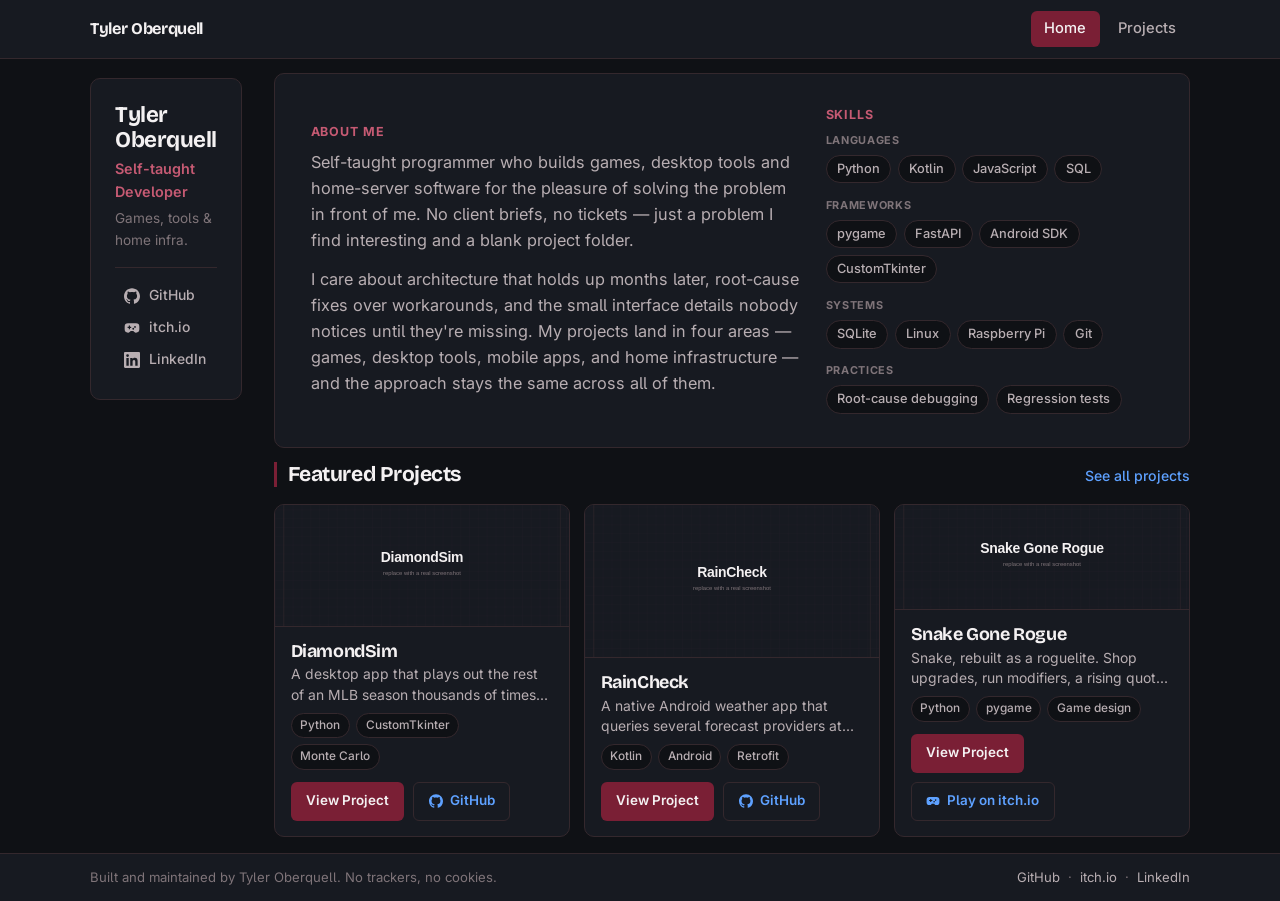
<file: index.html>
<!DOCTYPE html>
<!-- GENERATED by build.py — edits here are overwritten when you re-run it.
     Change content in config.json (identity/links/project blurbs) or in the
     CONTENT dict in build.py (per-project detail-page writing), then re-run. -->
<html lang="en">
<head>
<meta charset="utf-8">
<meta name="viewport" content="width=device-width, initial-scale=1">
<title>Tyler Oberquell — Projects</title>
<meta name="description" content="Personal software projects: a roguelite game engine, an MLB season simulator, a multi-source Android weather app and a self-hosted home server dashboard.">
<meta name="color-scheme" content="dark">
<meta name="theme-color" content="#0f1115">
<meta property="og:title" content="Tyler Oberquell — Projects">
<meta property="og:description" content="Personal software projects: a roguelite game engine, an MLB season simulator, a multi-source Android weather app and a self-hosted home server dashboard.">
<meta property="og:type" content="website">
<link rel="preconnect" href="https://fonts.googleapis.com">
<link rel="preconnect" href="https://fonts.gstatic.com" crossorigin>
<link href="https://fonts.googleapis.com/css2?family=Bricolage+Grotesque:opsz,wght@12..96,400..800&family=Inter:wght@400..700&display=swap" rel="stylesheet">
<link rel="stylesheet" href="assets/css/style.css">
</head>
<body>
<a class="skip" href="#main">Skip to content</a>
<header class="nav">
  <div class="shell nav__inner">
    <a class="nav__brand" href="index.html">Tyler Oberquell</a>
    <nav aria-label="Primary">
      <ul class="nav__links">
        <li><a href="index.html" aria-current="page">Home</a></li>
        <li><a href="projects.html">Projects</a></li>
      </ul>
    </nav>
  </div>
</header>

<main id="main" class="page page--fit">
  <div class="shell layout">

    <aside class="sidebar">
      <h1 class="sidebar__name">Tyler Oberquell</h1>
      <p class="sidebar__role">Self-taught Developer</p>
      <p class="sidebar__note">Games, tools & home infra.</p>
      <nav class="sidebar__links" aria-label="Elsewhere">
        <a href="https://github.com/The-T-Time/"><svg width="16" height="16" viewBox="0 0 24 24" aria-hidden="true"><path d="M12 .297c-6.63 0-12 5.373-12 12 0 5.303 3.438 9.8 8.205 11.385.6.113.82-.258.82-.577 0-.285-.01-1.04-.015-2.04-3.338.724-4.042-1.61-4.042-1.61C4.422 18.07 3.633 17.7 3.633 17.7c-1.087-.744.084-.729.084-.729 1.205.084 1.838 1.236 1.838 1.236 1.07 1.835 2.809 1.305 3.495.998.108-.776.417-1.305.76-1.605-2.665-.3-5.466-1.332-5.466-5.93 0-1.31.465-2.38 1.235-3.22-.135-.303-.54-1.523.105-3.176 0 0 1.005-.322 3.3 1.23.96-.267 1.98-.399 3-.405 1.02.006 2.04.138 3 .405 2.28-1.552 3.285-1.23 3.285-1.23.645 1.653.24 2.873.12 3.176.765.84 1.23 1.91 1.23 3.22 0 4.61-2.805 5.625-5.475 5.92.42.36.81 1.096.81 2.22 0 1.606-.015 2.896-.015 3.286 0 .315.21.69.825.57C20.565 22.092 24 17.592 24 12.297c0-6.627-5.373-12-12-12"/></svg><span>GitHub</span></a>
        <a href="https://the-ttime.itch.io/"><svg width="16" height="16" viewBox="0 0 24 24" aria-hidden="true"><path d="M6 5h12a5 5 0 015 5v4a5 5 0 01-5 5h-.6a3 3 0 01-2.4-1.2L14 16.5h-4l-1 1.3A3 3 0 016.6 19H6a5 5 0 01-5-5v-4a5 5 0 015-5zm1.2 3.4v1.8H5.4v1.8h1.8v1.8H9v-1.8h1.8v-1.8H9V8.4H7.2zm9.3.6a1.4 1.4 0 100 2.8 1.4 1.4 0 000-2.8zm-2.6 2.8a1.4 1.4 0 100 2.8 1.4 1.4 0 000-2.8z"/></svg><span>itch.io</span></a>
        <a href="https://www.linkedin.com/in/tyler-oberquell/"><svg width="16" height="16" viewBox="0 0 24 24" aria-hidden="true"><path d="M20.447 20.452h-3.554v-5.569c0-1.328-.027-3.037-1.852-3.037-1.853 0-2.136 1.445-2.136 2.939v5.667H9.351V9h3.414v1.561h.046c.477-.9 1.637-1.85 3.37-1.85 3.601 0 4.267 2.37 4.267 5.455v6.286zM5.337 7.433a2.062 2.062 0 01-2.063-2.065 2.064 2.064 0 112.063 2.065zm1.782 13.019H3.555V9h3.564v11.452zM22.225 0H1.771C.792 0 0 .774 0 1.729v20.542C0 23.227.792 24 1.771 24h20.451C23.2 24 24 23.227 24 22.271V1.729C24 .774 23.2 0 22.225 0z"/></svg><span>LinkedIn</span></a>
      </nav>
    </aside>

    <div class="main-col">

      <section class="half half--top">
        <div class="panel panel--tight duo">
          <div class="duo__about">
            <h2 class="minihead">About Me</h2>
            <p>Self-taught programmer who builds games, desktop tools and home-server software for the pleasure of solving the problem in front of me. No client briefs, no tickets — just a problem I find interesting and a blank project folder.</p>
            <p>I care about architecture that holds up months later, root-cause fixes over workarounds, and the small interface details nobody notices until they're missing. My projects land in four areas — games, desktop tools, mobile apps, and home infrastructure — and the approach stays the same across all of them.</p>
          </div>
          <div class="duo__skills">
            <h2 class="minihead">Skills</h2>
            <div class="skillrows">
              <div class="skillrow"><span class="skillrow__label">Languages</span><ul class="tags tags--plain"><li>Python</li><li>Kotlin</li><li>JavaScript</li><li>SQL</li></ul></div>
              <div class="skillrow"><span class="skillrow__label">Frameworks</span><ul class="tags tags--plain"><li>pygame</li><li>FastAPI</li><li>Android SDK</li><li>CustomTkinter</li></ul></div>
              <div class="skillrow"><span class="skillrow__label">Systems</span><ul class="tags tags--plain"><li>SQLite</li><li>Linux</li><li>Raspberry Pi</li><li>Git</li></ul></div>
              <div class="skillrow"><span class="skillrow__label">Practices</span><ul class="tags tags--plain"><li>Root-cause debugging</li><li>Regression tests</li></ul></div>
            </div>
          </div>
        </div>
      </section>

      <section class="half half--bottom">
        <div class="section__head">
          <h2 class="section__title">Featured Projects</h2>
          <a class="section__link" href="projects.html">See all projects</a>
        </div>
        <div class="cardrow-3">
        <article class="card card--compact">
          <a class="card__media" href="projects/diamondsim.html" tabindex="-1" aria-hidden="true"><img src="assets/img/diamondsim.svg" alt=""></a>
          <div class="card__body">
            <h3 class="card__title"><a href="projects/diamondsim.html">DiamondSim</a></h3>
            <p class="card__desc">A desktop app that plays out the rest of an MLB season thousands of times and reports each team's playoff odds.</p>
            <ul class="tags tags--plain"><li>Python</li><li>CustomTkinter</li><li>Monte Carlo</li></ul>
            <div class="actions"><a class="btn btn--primary" href="projects/diamondsim.html">View Project</a><a class="btn btn--ghost" href="https://github.com/The-T-Time/DiamondSim"><svg width="16" height="16" viewBox="0 0 24 24" aria-hidden="true"><path d="M12 .297c-6.63 0-12 5.373-12 12 0 5.303 3.438 9.8 8.205 11.385.6.113.82-.258.82-.577 0-.285-.01-1.04-.015-2.04-3.338.724-4.042-1.61-4.042-1.61C4.422 18.07 3.633 17.7 3.633 17.7c-1.087-.744.084-.729.084-.729 1.205.084 1.838 1.236 1.838 1.236 1.07 1.835 2.809 1.305 3.495.998.108-.776.417-1.305.76-1.605-2.665-.3-5.466-1.332-5.466-5.93 0-1.31.465-2.38 1.235-3.22-.135-.303-.54-1.523.105-3.176 0 0 1.005-.322 3.3 1.23.96-.267 1.98-.399 3-.405 1.02.006 2.04.138 3 .405 2.28-1.552 3.285-1.23 3.285-1.23.645 1.653.24 2.873.12 3.176.765.84 1.23 1.91 1.23 3.22 0 4.61-2.805 5.625-5.475 5.92.42.36.81 1.096.81 2.22 0 1.606-.015 2.896-.015 3.286 0 .315.21.69.825.57C20.565 22.092 24 17.592 24 12.297c0-6.627-5.373-12-12-12"/></svg>GitHub</a></div>
          </div>
        </article>
        <article class="card card--compact">
          <a class="card__media" href="projects/raincheck.html" tabindex="-1" aria-hidden="true"><img src="assets/img/raincheck.svg" alt=""></a>
          <div class="card__body">
            <h3 class="card__title"><a href="projects/raincheck.html">RainCheck</a></h3>
            <p class="card__desc">A native Android weather app that queries several forecast providers at once and averages it out.</p>
            <ul class="tags tags--plain"><li>Kotlin</li><li>Android</li><li>Retrofit</li></ul>
            <div class="actions"><a class="btn btn--primary" href="projects/raincheck.html">View Project</a><a class="btn btn--ghost" href="https://github.com/The-T-Time/RainCheck"><svg width="16" height="16" viewBox="0 0 24 24" aria-hidden="true"><path d="M12 .297c-6.63 0-12 5.373-12 12 0 5.303 3.438 9.8 8.205 11.385.6.113.82-.258.82-.577 0-.285-.01-1.04-.015-2.04-3.338.724-4.042-1.61-4.042-1.61C4.422 18.07 3.633 17.7 3.633 17.7c-1.087-.744.084-.729.084-.729 1.205.084 1.838 1.236 1.838 1.236 1.07 1.835 2.809 1.305 3.495.998.108-.776.417-1.305.76-1.605-2.665-.3-5.466-1.332-5.466-5.93 0-1.31.465-2.38 1.235-3.22-.135-.303-.54-1.523.105-3.176 0 0 1.005-.322 3.3 1.23.96-.267 1.98-.399 3-.405 1.02.006 2.04.138 3 .405 2.28-1.552 3.285-1.23 3.285-1.23.645 1.653.24 2.873.12 3.176.765.84 1.23 1.91 1.23 3.22 0 4.61-2.805 5.625-5.475 5.92.42.36.81 1.096.81 2.22 0 1.606-.015 2.896-.015 3.286 0 .315.21.69.825.57C20.565 22.092 24 17.592 24 12.297c0-6.627-5.373-12-12-12"/></svg>GitHub</a></div>
          </div>
        </article>
        <article class="card card--compact">
          <a class="card__media" href="projects/snake-gone-rogue.html" tabindex="-1" aria-hidden="true"><img src="assets/img/snake-gone-rogue.svg" alt=""></a>
          <div class="card__body">
            <h3 class="card__title"><a href="projects/snake-gone-rogue.html">Snake Gone Rogue</a></h3>
            <p class="card__desc">Snake, rebuilt as a roguelite. Shop upgrades, run modifiers, a rising quota, and different apples.</p>
            <ul class="tags tags--plain"><li>Python</li><li>pygame</li><li>Game design</li></ul>
            <div class="actions"><a class="btn btn--primary" href="projects/snake-gone-rogue.html">View Project</a><a class="btn btn--ghost" href="https://the-ttime.itch.io/snake-gone-rogue"><svg width="16" height="16" viewBox="0 0 24 24" aria-hidden="true"><path d="M6 5h12a5 5 0 015 5v4a5 5 0 01-5 5h-.6a3 3 0 01-2.4-1.2L14 16.5h-4l-1 1.3A3 3 0 016.6 19H6a5 5 0 01-5-5v-4a5 5 0 015-5zm1.2 3.4v1.8H5.4v1.8h1.8v1.8H9v-1.8h1.8v-1.8H9V8.4H7.2zm9.3.6a1.4 1.4 0 100 2.8 1.4 1.4 0 000-2.8zm-2.6 2.8a1.4 1.4 0 100 2.8 1.4 1.4 0 000-2.8z"/></svg>Play on itch.io</a></div>
          </div>
        </article>
        </div>
      </section>

    </div>
  </div>
</main>

<footer class="footer">
  <div class="shell footer__inner">
    <span>Built and maintained by Tyler Oberquell. No trackers, no cookies.</span>
    <span><a href="https://github.com/The-T-Time/">GitHub</a> &nbsp;·&nbsp; <a href="https://the-ttime.itch.io/">itch.io</a> &nbsp;·&nbsp; <a href="https://www.linkedin.com/in/tyler-oberquell/">LinkedIn</a></span>
  </div>
</footer>

</body>
</html>
</file>
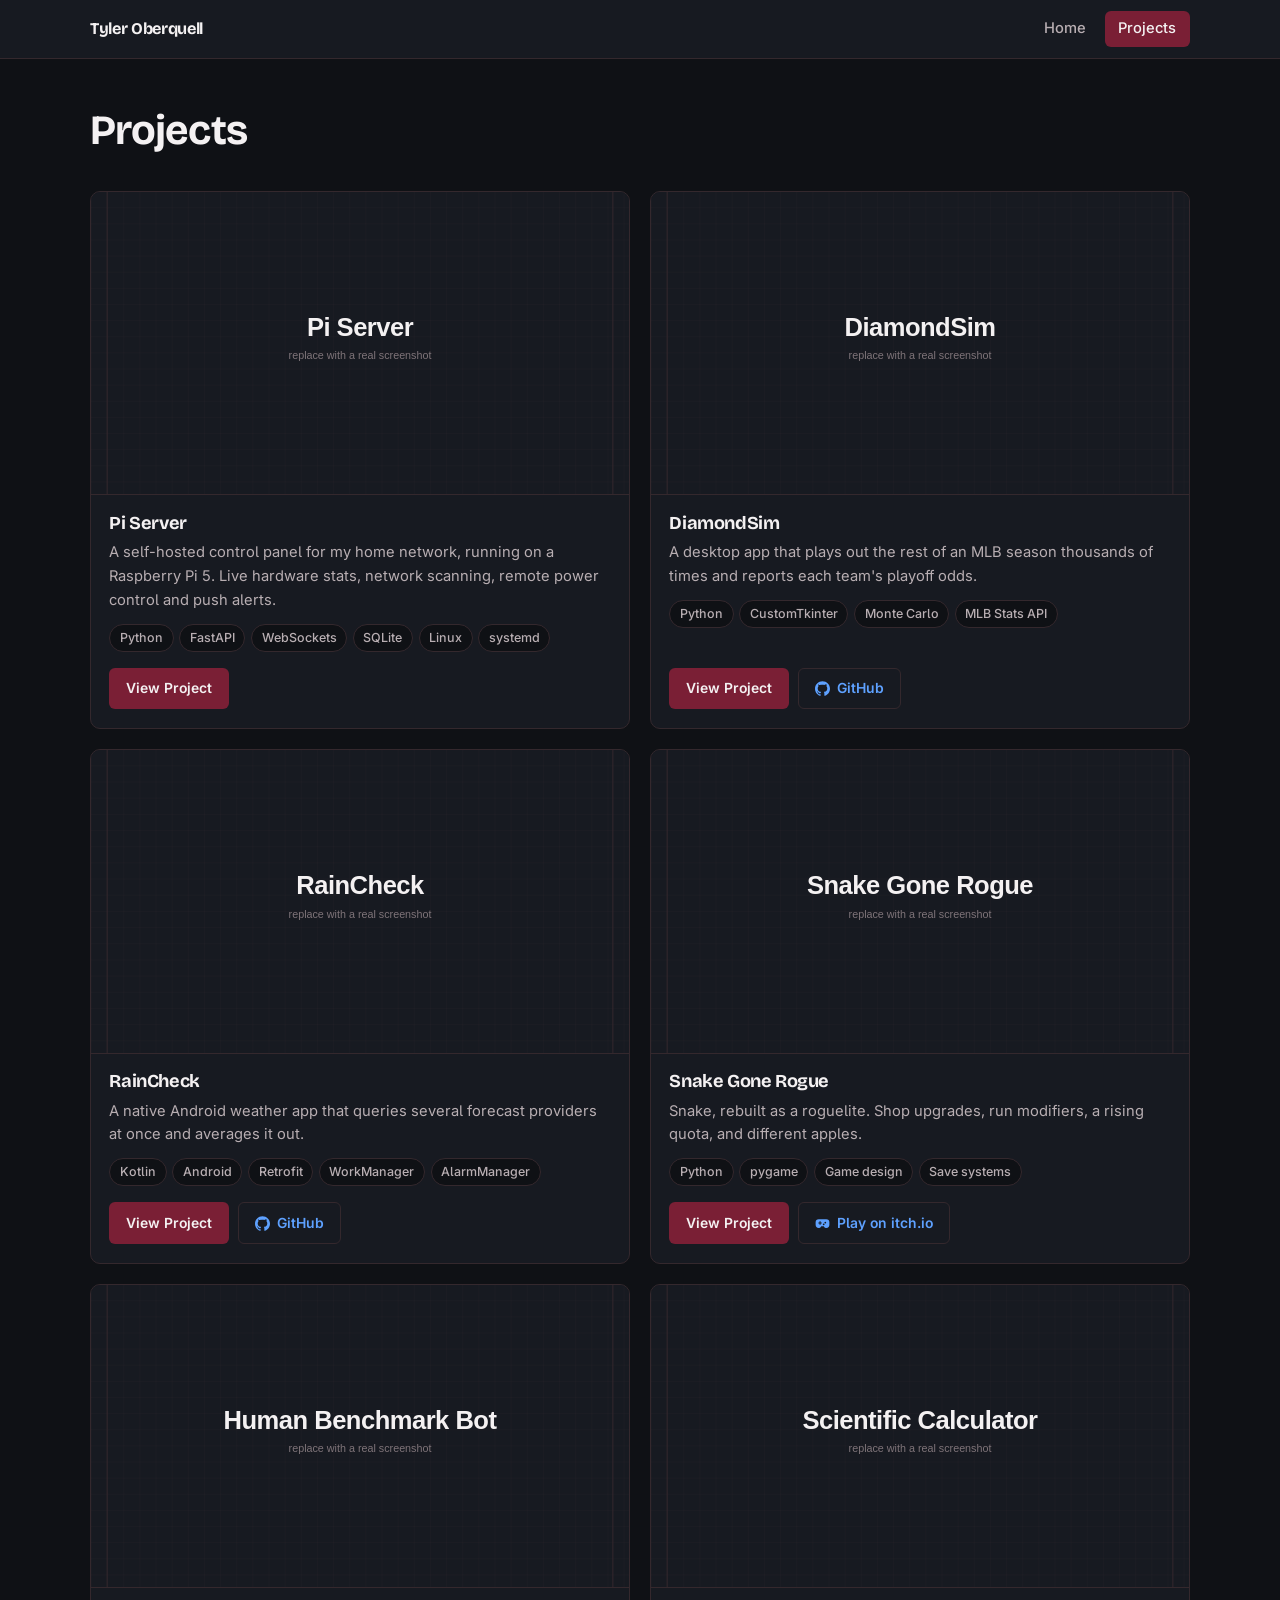
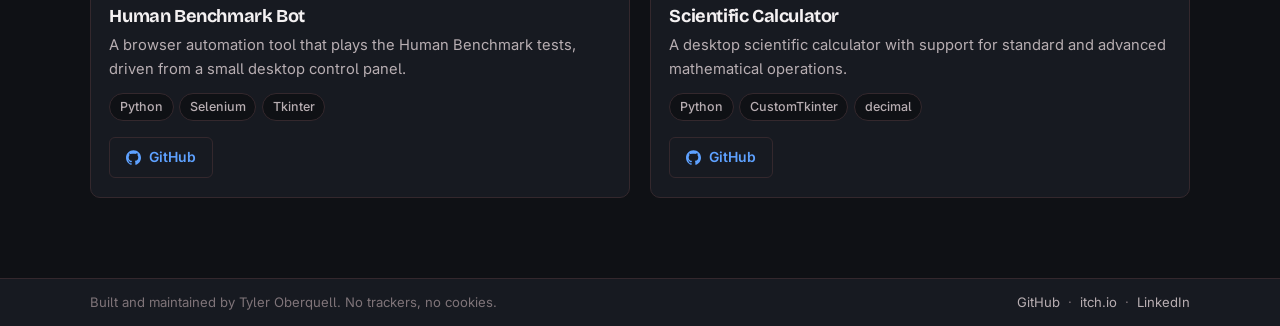
<file: projects.html>
<!DOCTYPE html>
<!-- GENERATED by build.py — edits here are overwritten when you re-run it.
     Change content in config.json (identity/links/project blurbs) or in the
     CONTENT dict in build.py (per-project detail-page writing), then re-run. -->
<html lang="en">
<head>
<meta charset="utf-8">
<meta name="viewport" content="width=device-width, initial-scale=1">
<title>Projects — Tyler Oberquell</title>
<meta name="description" content="Every project worth showing: a roguelite game, a season simulator, an Android weather app, a home server dashboard and a couple of smaller tools.">
<meta name="color-scheme" content="dark">
<meta name="theme-color" content="#0f1115">
<meta property="og:title" content="Projects — Tyler Oberquell">
<meta property="og:description" content="Every project worth showing: a roguelite game, a season simulator, an Android weather app, a home server dashboard and a couple of smaller tools.">
<meta property="og:type" content="website">
<link rel="preconnect" href="https://fonts.googleapis.com">
<link rel="preconnect" href="https://fonts.gstatic.com" crossorigin>
<link href="https://fonts.googleapis.com/css2?family=Bricolage+Grotesque:opsz,wght@12..96,400..800&family=Inter:wght@400..700&display=swap" rel="stylesheet">
<link rel="stylesheet" href="assets/css/style.css">
</head>
<body>
<a class="skip" href="#main">Skip to content</a>
<header class="nav">
  <div class="shell nav__inner">
    <a class="nav__brand" href="index.html">Tyler Oberquell</a>
    <nav aria-label="Primary">
      <ul class="nav__links">
        <li><a href="index.html">Home</a></li>
        <li><a href="projects.html" aria-current="page">Projects</a></li>
      </ul>
    </nav>
  </div>
</header>

<main id="main" class="page">
  <div class="shell">
    <div class="intro">
      <h1>Projects</h1>
    </div>
    <div class="cardgrid">
        <article class="card">
          <a class="card__media" href="projects/pi-server.html" tabindex="-1" aria-hidden="true"><img src="assets/img/pi-server.svg" alt=""></a>
          <div class="card__body">
            <h3 class="card__title"><a href="projects/pi-server.html">Pi Server</a></h3>
            <p class="card__desc">A self-hosted control panel for my home network, running on a Raspberry Pi 5. Live hardware stats, network scanning, remote power control and push alerts.</p>
            <ul class="tags tags--plain"><li>Python</li><li>FastAPI</li><li>WebSockets</li><li>SQLite</li><li>Linux</li><li>systemd</li></ul>
            <div class="actions"><a class="btn btn--primary" href="projects/pi-server.html">View Project</a></div>
          </div>
        </article>
        <article class="card">
          <a class="card__media" href="projects/diamondsim.html" tabindex="-1" aria-hidden="true"><img src="assets/img/diamondsim.svg" alt=""></a>
          <div class="card__body">
            <h3 class="card__title"><a href="projects/diamondsim.html">DiamondSim</a></h3>
            <p class="card__desc">A desktop app that plays out the rest of an MLB season thousands of times and reports each team's playoff odds.</p>
            <ul class="tags tags--plain"><li>Python</li><li>CustomTkinter</li><li>Monte Carlo</li><li>MLB Stats API</li></ul>
            <div class="actions"><a class="btn btn--primary" href="projects/diamondsim.html">View Project</a><a class="btn btn--ghost" href="https://github.com/The-T-Time/DiamondSim"><svg width="16" height="16" viewBox="0 0 24 24" aria-hidden="true"><path d="M12 .297c-6.63 0-12 5.373-12 12 0 5.303 3.438 9.8 8.205 11.385.6.113.82-.258.82-.577 0-.285-.01-1.04-.015-2.04-3.338.724-4.042-1.61-4.042-1.61C4.422 18.07 3.633 17.7 3.633 17.7c-1.087-.744.084-.729.084-.729 1.205.084 1.838 1.236 1.838 1.236 1.07 1.835 2.809 1.305 3.495.998.108-.776.417-1.305.76-1.605-2.665-.3-5.466-1.332-5.466-5.93 0-1.31.465-2.38 1.235-3.22-.135-.303-.54-1.523.105-3.176 0 0 1.005-.322 3.3 1.23.96-.267 1.98-.399 3-.405 1.02.006 2.04.138 3 .405 2.28-1.552 3.285-1.23 3.285-1.23.645 1.653.24 2.873.12 3.176.765.84 1.23 1.91 1.23 3.22 0 4.61-2.805 5.625-5.475 5.92.42.36.81 1.096.81 2.22 0 1.606-.015 2.896-.015 3.286 0 .315.21.69.825.57C20.565 22.092 24 17.592 24 12.297c0-6.627-5.373-12-12-12"/></svg>GitHub</a></div>
          </div>
        </article>
        <article class="card">
          <a class="card__media" href="projects/raincheck.html" tabindex="-1" aria-hidden="true"><img src="assets/img/raincheck.svg" alt=""></a>
          <div class="card__body">
            <h3 class="card__title"><a href="projects/raincheck.html">RainCheck</a></h3>
            <p class="card__desc">A native Android weather app that queries several forecast providers at once and averages it out.</p>
            <ul class="tags tags--plain"><li>Kotlin</li><li>Android</li><li>Retrofit</li><li>WorkManager</li><li>AlarmManager</li></ul>
            <div class="actions"><a class="btn btn--primary" href="projects/raincheck.html">View Project</a><a class="btn btn--ghost" href="https://github.com/The-T-Time/RainCheck"><svg width="16" height="16" viewBox="0 0 24 24" aria-hidden="true"><path d="M12 .297c-6.63 0-12 5.373-12 12 0 5.303 3.438 9.8 8.205 11.385.6.113.82-.258.82-.577 0-.285-.01-1.04-.015-2.04-3.338.724-4.042-1.61-4.042-1.61C4.422 18.07 3.633 17.7 3.633 17.7c-1.087-.744.084-.729.084-.729 1.205.084 1.838 1.236 1.838 1.236 1.07 1.835 2.809 1.305 3.495.998.108-.776.417-1.305.76-1.605-2.665-.3-5.466-1.332-5.466-5.93 0-1.31.465-2.38 1.235-3.22-.135-.303-.54-1.523.105-3.176 0 0 1.005-.322 3.3 1.23.96-.267 1.98-.399 3-.405 1.02.006 2.04.138 3 .405 2.28-1.552 3.285-1.23 3.285-1.23.645 1.653.24 2.873.12 3.176.765.84 1.23 1.91 1.23 3.22 0 4.61-2.805 5.625-5.475 5.92.42.36.81 1.096.81 2.22 0 1.606-.015 2.896-.015 3.286 0 .315.21.69.825.57C20.565 22.092 24 17.592 24 12.297c0-6.627-5.373-12-12-12"/></svg>GitHub</a></div>
          </div>
        </article>
        <article class="card">
          <a class="card__media" href="projects/snake-gone-rogue.html" tabindex="-1" aria-hidden="true"><img src="assets/img/snake-gone-rogue.svg" alt=""></a>
          <div class="card__body">
            <h3 class="card__title"><a href="projects/snake-gone-rogue.html">Snake Gone Rogue</a></h3>
            <p class="card__desc">Snake, rebuilt as a roguelite. Shop upgrades, run modifiers, a rising quota, and different apples.</p>
            <ul class="tags tags--plain"><li>Python</li><li>pygame</li><li>Game design</li><li>Save systems</li></ul>
            <div class="actions"><a class="btn btn--primary" href="projects/snake-gone-rogue.html">View Project</a><a class="btn btn--ghost" href="https://the-ttime.itch.io/snake-gone-rogue"><svg width="16" height="16" viewBox="0 0 24 24" aria-hidden="true"><path d="M6 5h12a5 5 0 015 5v4a5 5 0 01-5 5h-.6a3 3 0 01-2.4-1.2L14 16.5h-4l-1 1.3A3 3 0 016.6 19H6a5 5 0 01-5-5v-4a5 5 0 015-5zm1.2 3.4v1.8H5.4v1.8h1.8v1.8H9v-1.8h1.8v-1.8H9V8.4H7.2zm9.3.6a1.4 1.4 0 100 2.8 1.4 1.4 0 000-2.8zm-2.6 2.8a1.4 1.4 0 100 2.8 1.4 1.4 0 000-2.8z"/></svg>Play on itch.io</a></div>
          </div>
        </article>
        <article class="card">
          <a class="card__media" href="https://github.com/The-T-Time/HumanBenchmark-Bot" tabindex="-1" aria-hidden="true"><img src="assets/img/benchmark-bot.svg" alt=""></a>
          <div class="card__body">
            <h3 class="card__title">Human Benchmark Bot</h3>
            <p class="card__desc">A browser automation tool that plays the Human Benchmark tests, driven from a small desktop control panel.</p>
            <ul class="tags tags--plain"><li>Python</li><li>Selenium</li><li>Tkinter</li></ul>
            <div class="actions"><a class="btn btn--ghost" href="https://github.com/The-T-Time/HumanBenchmark-Bot"><svg width="16" height="16" viewBox="0 0 24 24" aria-hidden="true"><path d="M12 .297c-6.63 0-12 5.373-12 12 0 5.303 3.438 9.8 8.205 11.385.6.113.82-.258.82-.577 0-.285-.01-1.04-.015-2.04-3.338.724-4.042-1.61-4.042-1.61C4.422 18.07 3.633 17.7 3.633 17.7c-1.087-.744.084-.729.084-.729 1.205.084 1.838 1.236 1.838 1.236 1.07 1.835 2.809 1.305 3.495.998.108-.776.417-1.305.76-1.605-2.665-.3-5.466-1.332-5.466-5.93 0-1.31.465-2.38 1.235-3.22-.135-.303-.54-1.523.105-3.176 0 0 1.005-.322 3.3 1.23.96-.267 1.98-.399 3-.405 1.02.006 2.04.138 3 .405 2.28-1.552 3.285-1.23 3.285-1.23.645 1.653.24 2.873.12 3.176.765.84 1.23 1.91 1.23 3.22 0 4.61-2.805 5.625-5.475 5.92.42.36.81 1.096.81 2.22 0 1.606-.015 2.896-.015 3.286 0 .315.21.69.825.57C20.565 22.092 24 17.592 24 12.297c0-6.627-5.373-12-12-12"/></svg>GitHub</a></div>
          </div>
        </article>
        <article class="card">
          <a class="card__media" href="https://github.com/The-T-Time/Scientific-Calculator" tabindex="-1" aria-hidden="true"><img src="assets/img/calculator.svg" alt=""></a>
          <div class="card__body">
            <h3 class="card__title">Scientific Calculator</h3>
            <p class="card__desc">A desktop scientific calculator with support for standard and advanced mathematical operations.</p>
            <ul class="tags tags--plain"><li>Python</li><li>CustomTkinter</li><li>decimal</li></ul>
            <div class="actions"><a class="btn btn--ghost" href="https://github.com/The-T-Time/Scientific-Calculator"><svg width="16" height="16" viewBox="0 0 24 24" aria-hidden="true"><path d="M12 .297c-6.63 0-12 5.373-12 12 0 5.303 3.438 9.8 8.205 11.385.6.113.82-.258.82-.577 0-.285-.01-1.04-.015-2.04-3.338.724-4.042-1.61-4.042-1.61C4.422 18.07 3.633 17.7 3.633 17.7c-1.087-.744.084-.729.084-.729 1.205.084 1.838 1.236 1.838 1.236 1.07 1.835 2.809 1.305 3.495.998.108-.776.417-1.305.76-1.605-2.665-.3-5.466-1.332-5.466-5.93 0-1.31.465-2.38 1.235-3.22-.135-.303-.54-1.523.105-3.176 0 0 1.005-.322 3.3 1.23.96-.267 1.98-.399 3-.405 1.02.006 2.04.138 3 .405 2.28-1.552 3.285-1.23 3.285-1.23.645 1.653.24 2.873.12 3.176.765.84 1.23 1.91 1.23 3.22 0 4.61-2.805 5.625-5.475 5.92.42.36.81 1.096.81 2.22 0 1.606-.015 2.896-.015 3.286 0 .315.21.69.825.57C20.565 22.092 24 17.592 24 12.297c0-6.627-5.373-12-12-12"/></svg>GitHub</a></div>
          </div>
        </article>
    </div>
  </div>
</main>

<footer class="footer">
  <div class="shell footer__inner">
    <span>Built and maintained by Tyler Oberquell. No trackers, no cookies.</span>
    <span><a href="https://github.com/The-T-Time/">GitHub</a> &nbsp;·&nbsp; <a href="https://the-ttime.itch.io/">itch.io</a> &nbsp;·&nbsp; <a href="https://www.linkedin.com/in/tyler-oberquell/">LinkedIn</a></span>
  </div>
</footer>

</body>
</html>
</file>
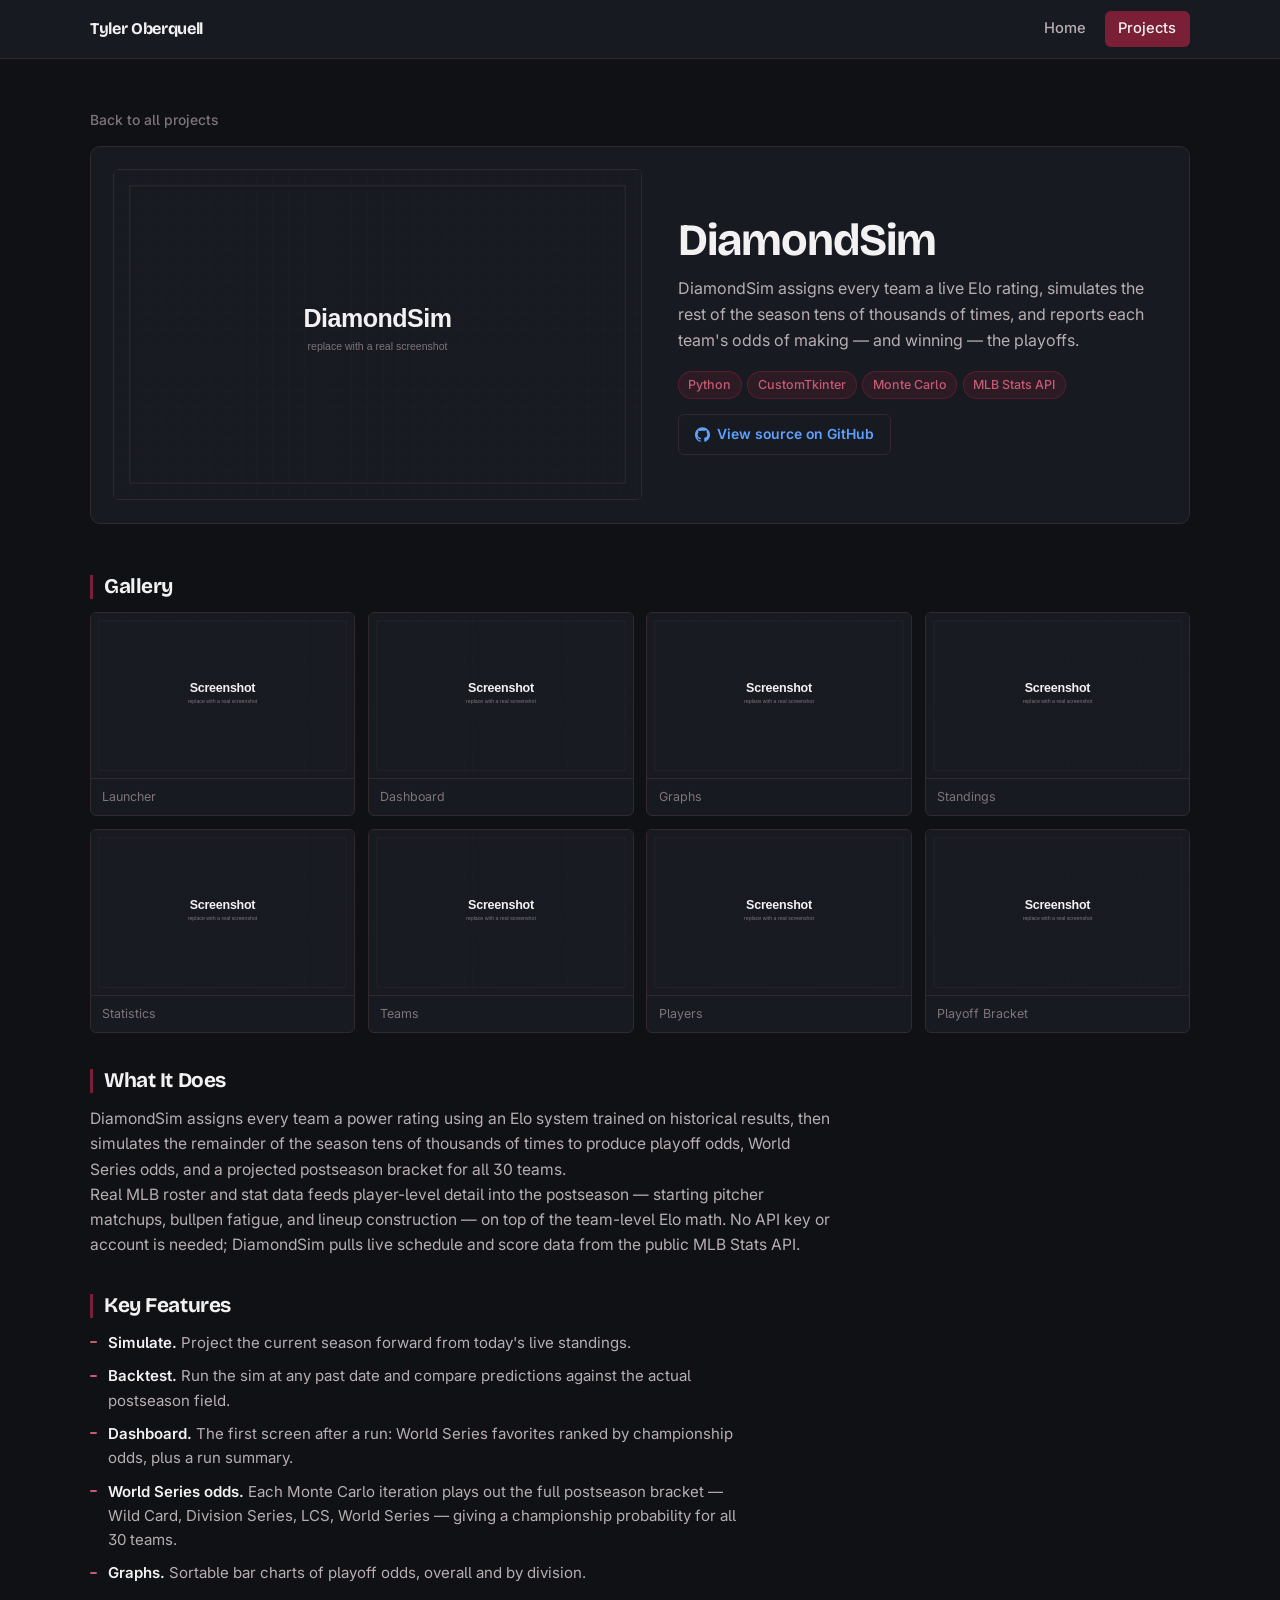
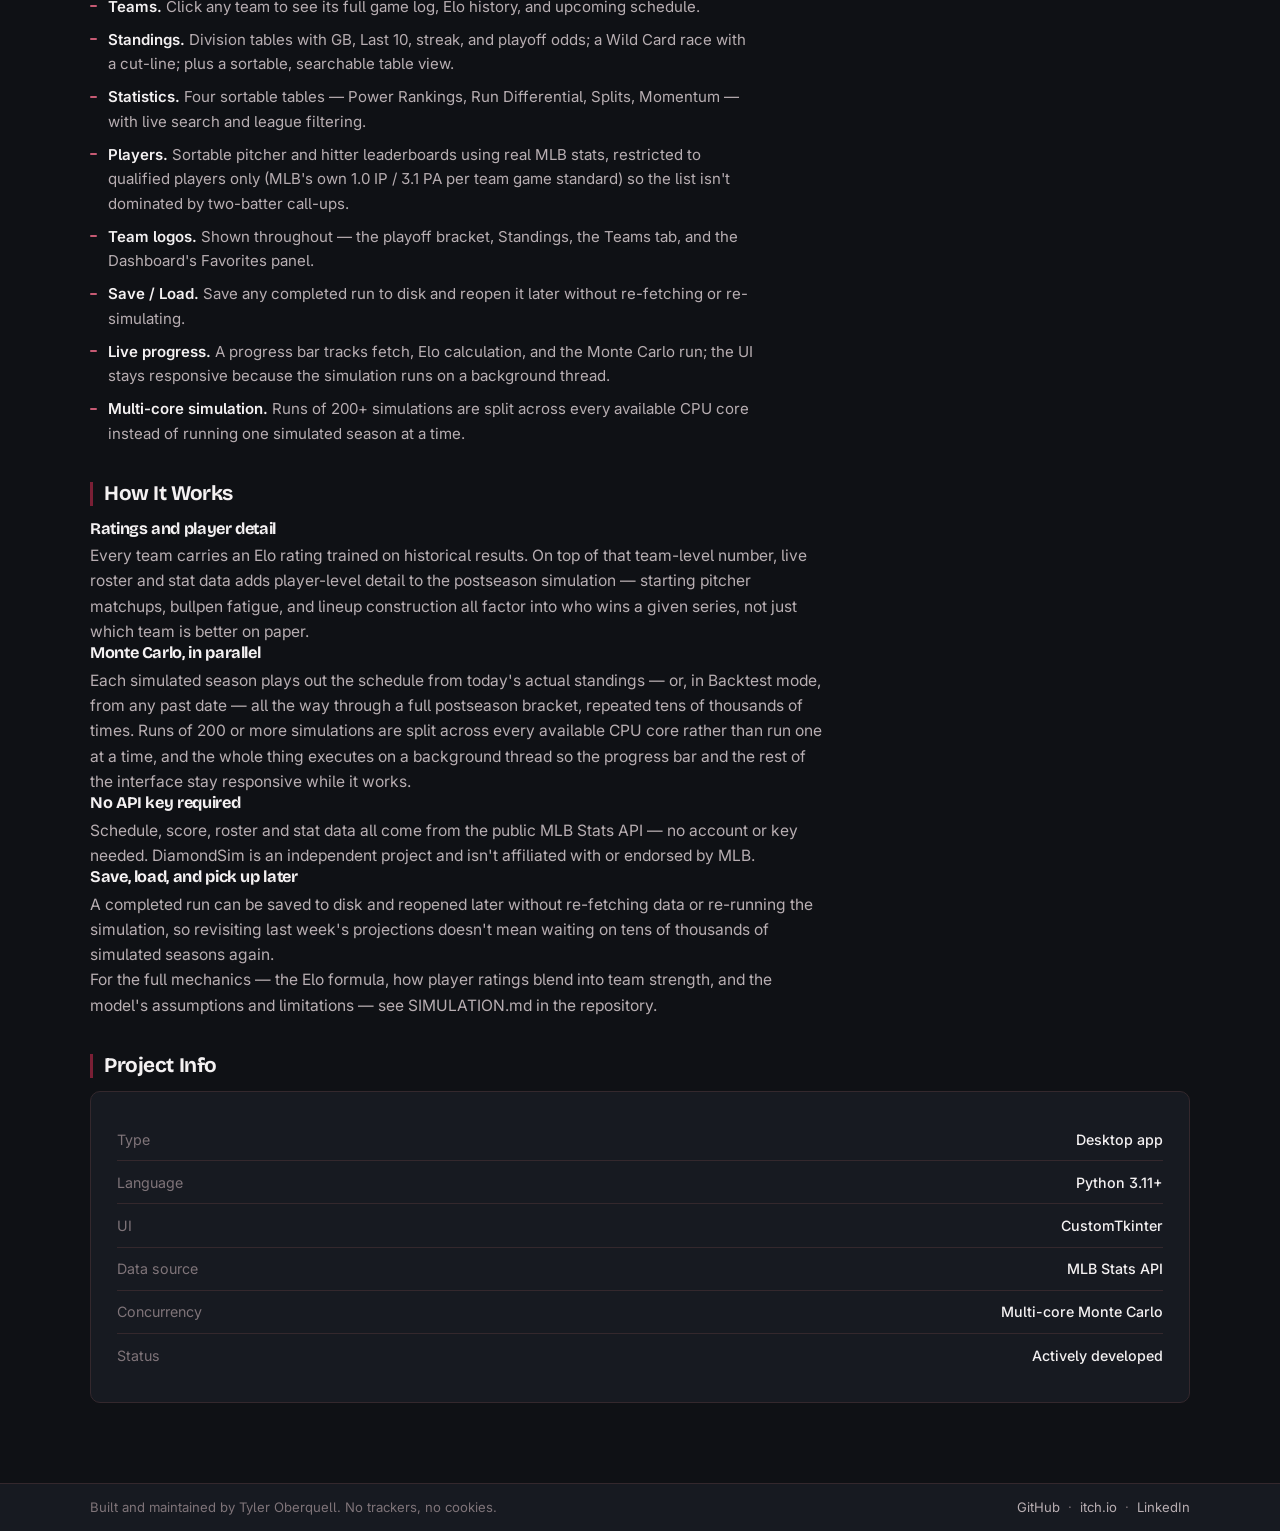
<file: projects/diamondsim.html>
<!DOCTYPE html>
<!-- GENERATED by build.py — edits here are overwritten when you re-run it.
     Change content in config.json (identity/links/project blurbs) or in the
     CONTENT dict in build.py (per-project detail-page writing), then re-run. -->
<html lang="en">
<head>
<meta charset="utf-8">
<meta name="viewport" content="width=device-width, initial-scale=1">
<title>DiamondSim — Tyler Oberquell</title>
<meta name="description" content="A Python desktop app that simulates the rest of an MLB season tens of thousands of times using Elo ratings and real MLB stats to produce playoff odds, World Series odds, and a projected bracket.">
<meta name="color-scheme" content="dark">
<meta name="theme-color" content="#0f1115">
<meta property="og:title" content="DiamondSim — Tyler Oberquell">
<meta property="og:description" content="A Python desktop app that simulates the rest of an MLB season tens of thousands of times using Elo ratings and real MLB stats to produce playoff odds, World Series odds, and a projected bracket.">
<meta property="og:type" content="website">
<link rel="preconnect" href="https://fonts.googleapis.com">
<link rel="preconnect" href="https://fonts.gstatic.com" crossorigin>
<link href="https://fonts.googleapis.com/css2?family=Bricolage+Grotesque:opsz,wght@12..96,400..800&family=Inter:wght@400..700&display=swap" rel="stylesheet">
<link rel="stylesheet" href="../assets/css/style.css">
</head>
<body>
<a class="skip" href="#main">Skip to content</a>
<header class="nav">
  <div class="shell nav__inner">
    <a class="nav__brand" href="../index.html">Tyler Oberquell</a>
    <nav aria-label="Primary">
      <ul class="nav__links">
        <li><a href="../index.html">Home</a></li>
        <li><a href="../projects.html" aria-current="page">Projects</a></li>
      </ul>
    </nav>
  </div>
</header>

<main id="main" class="page">
  <div class="shell">

    <a class="backlink" href="../projects.html">Back to all projects</a>

    <section class="hero">
      <div class="hero__media"><img src="../assets/img/diamondsim.svg" alt="DiamondSim screenshot"></div>
      <div>
        <h1 class="hero__title">DiamondSim</h1>
        <p class="hero__desc">DiamondSim assigns every team a live Elo rating, simulates the rest of the season tens of thousands of times, and reports each team's odds of making — and winning — the playoffs.</p>
        <div class="hero__meta">
          <ul class="tags"><li>Python</li><li>CustomTkinter</li><li>Monte Carlo</li><li>MLB Stats API</li></ul>
          <div class="actions"><a class="btn btn--ghost" href="https://github.com/The-T-Time/DiamondSim"><svg width="16" height="16" viewBox="0 0 24 24" aria-hidden="true"><path d="M12 .297c-6.63 0-12 5.373-12 12 0 5.303 3.438 9.8 8.205 11.385.6.113.82-.258.82-.577 0-.285-.01-1.04-.015-2.04-3.338.724-4.042-1.61-4.042-1.61C4.422 18.07 3.633 17.7 3.633 17.7c-1.087-.744.084-.729.084-.729 1.205.084 1.838 1.236 1.838 1.236 1.07 1.835 2.809 1.305 3.495.998.108-.776.417-1.305.76-1.605-2.665-.3-5.466-1.332-5.466-5.93 0-1.31.465-2.38 1.235-3.22-.135-.303-.54-1.523.105-3.176 0 0 1.005-.322 3.3 1.23.96-.267 1.98-.399 3-.405 1.02.006 2.04.138 3 .405 2.28-1.552 3.285-1.23 3.285-1.23.645 1.653.24 2.873.12 3.176.765.84 1.23 1.91 1.23 3.22 0 4.61-2.805 5.625-5.475 5.92.42.36.81 1.096.81 2.22 0 1.606-.015 2.896-.015 3.286 0 .315.21.69.825.57C20.565 22.092 24 17.592 24 12.297c0-6.627-5.373-12-12-12"/></svg>View source on GitHub</a></div>
        </div>
      </div>
    </section>

    <div class="detail">

      <section>
        <h2>Gallery</h2>
        <div class="gallery">
          <figure><img src="../assets/img/placeholder.svg" alt=""><figcaption>Launcher</figcaption></figure>
          <figure><img src="../assets/img/placeholder.svg" alt=""><figcaption>Dashboard</figcaption></figure>
          <figure><img src="../assets/img/placeholder.svg" alt=""><figcaption>Graphs</figcaption></figure>
          <figure><img src="../assets/img/placeholder.svg" alt=""><figcaption>Standings</figcaption></figure>
          <figure><img src="../assets/img/placeholder.svg" alt=""><figcaption>Statistics</figcaption></figure>
          <figure><img src="../assets/img/placeholder.svg" alt=""><figcaption>Teams</figcaption></figure>
          <figure><img src="../assets/img/placeholder.svg" alt=""><figcaption>Players</figcaption></figure>
          <figure><img src="../assets/img/placeholder.svg" alt=""><figcaption>Playoff Bracket</figcaption></figure>
        </div>
      </section>

      <section>
        <h2>What It Does</h2>
        <p>DiamondSim assigns every team a power rating using an Elo system trained on historical results, then simulates the remainder of the season tens of thousands of times to produce playoff odds, World Series odds, and a projected postseason bracket for all 30 teams.</p>
        <p>Real MLB roster and stat data feeds player-level detail into the postseason — starting pitcher matchups, bullpen fatigue, and lineup construction — on top of the team-level Elo math. No API key or account is needed; DiamondSim pulls live schedule and score data from the public MLB Stats API.</p>
      </section>

      <section>
        <h2>Key Features</h2>
        <ul class="bullets">
          <li><strong>Simulate.</strong> Project the current season forward from today's live standings.</li>
          <li><strong>Backtest.</strong> Run the sim at any past date and compare predictions against the actual postseason field.</li>
          <li><strong>Dashboard.</strong> The first screen after a run: World Series favorites ranked by championship odds, plus a run summary.</li>
          <li><strong>World Series odds.</strong> Each Monte Carlo iteration plays out the full postseason bracket — Wild Card, Division Series, LCS, World Series — giving a championship probability for all 30 teams.</li>
          <li><strong>Graphs.</strong> Sortable bar charts of playoff odds, overall and by division.</li>
          <li><strong>Teams.</strong> Click any team to see its full game log, Elo history, and upcoming schedule.</li>
          <li><strong>Standings.</strong> Division tables with GB, Last 10, streak, and playoff odds; a Wild Card race with a cut-line; plus a sortable, searchable table view.</li>
          <li><strong>Statistics.</strong> Four sortable tables — Power Rankings, Run Differential, Splits, Momentum — with live search and league filtering.</li>
          <li><strong>Players.</strong> Sortable pitcher and hitter leaderboards using real MLB stats, restricted to qualified players only (MLB's own 1.0 IP / 3.1 PA per team game standard) so the list isn't dominated by two-batter call-ups.</li>
          <li><strong>Team logos.</strong> Shown throughout — the playoff bracket, Standings, the Teams tab, and the Dashboard's Favorites panel.</li>
          <li><strong>Save / Load.</strong> Save any completed run to disk and reopen it later without re-fetching or re-simulating.</li>
          <li><strong>Live progress.</strong> A progress bar tracks fetch, Elo calculation, and the Monte Carlo run; the UI stays responsive because the simulation runs on a background thread.</li>
          <li><strong>Multi-core simulation.</strong> Runs of 200+ simulations are split across every available CPU core instead of running one simulated season at a time.</li>
        </ul>
      </section>

      <section>
        <h2>How It Works</h2>
        <h3>Ratings and player detail</h3>
        <p>Every team carries an Elo rating trained on historical results. On top of that team-level number, live roster and stat data adds player-level detail to the postseason simulation — starting pitcher matchups, bullpen fatigue, and lineup construction all factor into who wins a given series, not just which team is better on paper.</p>
        <h3>Monte Carlo, in parallel</h3>
        <p>Each simulated season plays out the schedule from today's actual standings — or, in Backtest mode, from any past date — all the way through a full postseason bracket, repeated tens of thousands of times. Runs of 200 or more simulations are split across every available CPU core rather than run one at a time, and the whole thing executes on a background thread so the progress bar and the rest of the interface stay responsive while it works.</p>
        <h3>No API key required</h3>
        <p>Schedule, score, roster and stat data all come from the public MLB Stats API — no account or key needed. DiamondSim is an independent project and isn't affiliated with or endorsed by MLB.</p>
        <h3>Save, load, and pick up later</h3>
        <p>A completed run can be saved to disk and reopened later without re-fetching data or re-running the simulation, so revisiting last week's projections doesn't mean waiting on tens of thousands of simulated seasons again.</p>
        <p>For the full mechanics — the Elo formula, how player ratings blend into team strength, and the model's assumptions and limitations — see <a href="https://github.com/The-T-Time/DiamondSim/blob/main/SIMULATION.md">SIMULATION.md</a> in the repository.</p>
      </section>

      <section>
        <h2>Project Info</h2>
        <div class="panel">
          <dl class="info">
            <div><dt>Type</dt><dd>Desktop app</dd></div>
            <div><dt>Language</dt><dd>Python 3.11+</dd></div>
            <div><dt>UI</dt><dd>CustomTkinter</dd></div>
            <div><dt>Data source</dt><dd>MLB Stats API</dd></div>
            <div><dt>Concurrency</dt><dd>Multi-core Monte Carlo</dd></div>
            <div><dt>Status</dt><dd>Actively developed</dd></div>
          </dl>
        </div>
      </section>

    </div>
  </div>
</main>

<footer class="footer">
  <div class="shell footer__inner">
    <span>Built and maintained by Tyler Oberquell. No trackers, no cookies.</span>
    <span><a href="https://github.com/The-T-Time/">GitHub</a> &nbsp;·&nbsp; <a href="https://the-ttime.itch.io/">itch.io</a> &nbsp;·&nbsp; <a href="https://www.linkedin.com/in/tyler-oberquell/">LinkedIn</a></span>
  </div>
</footer>

</body>
</html>
</file>
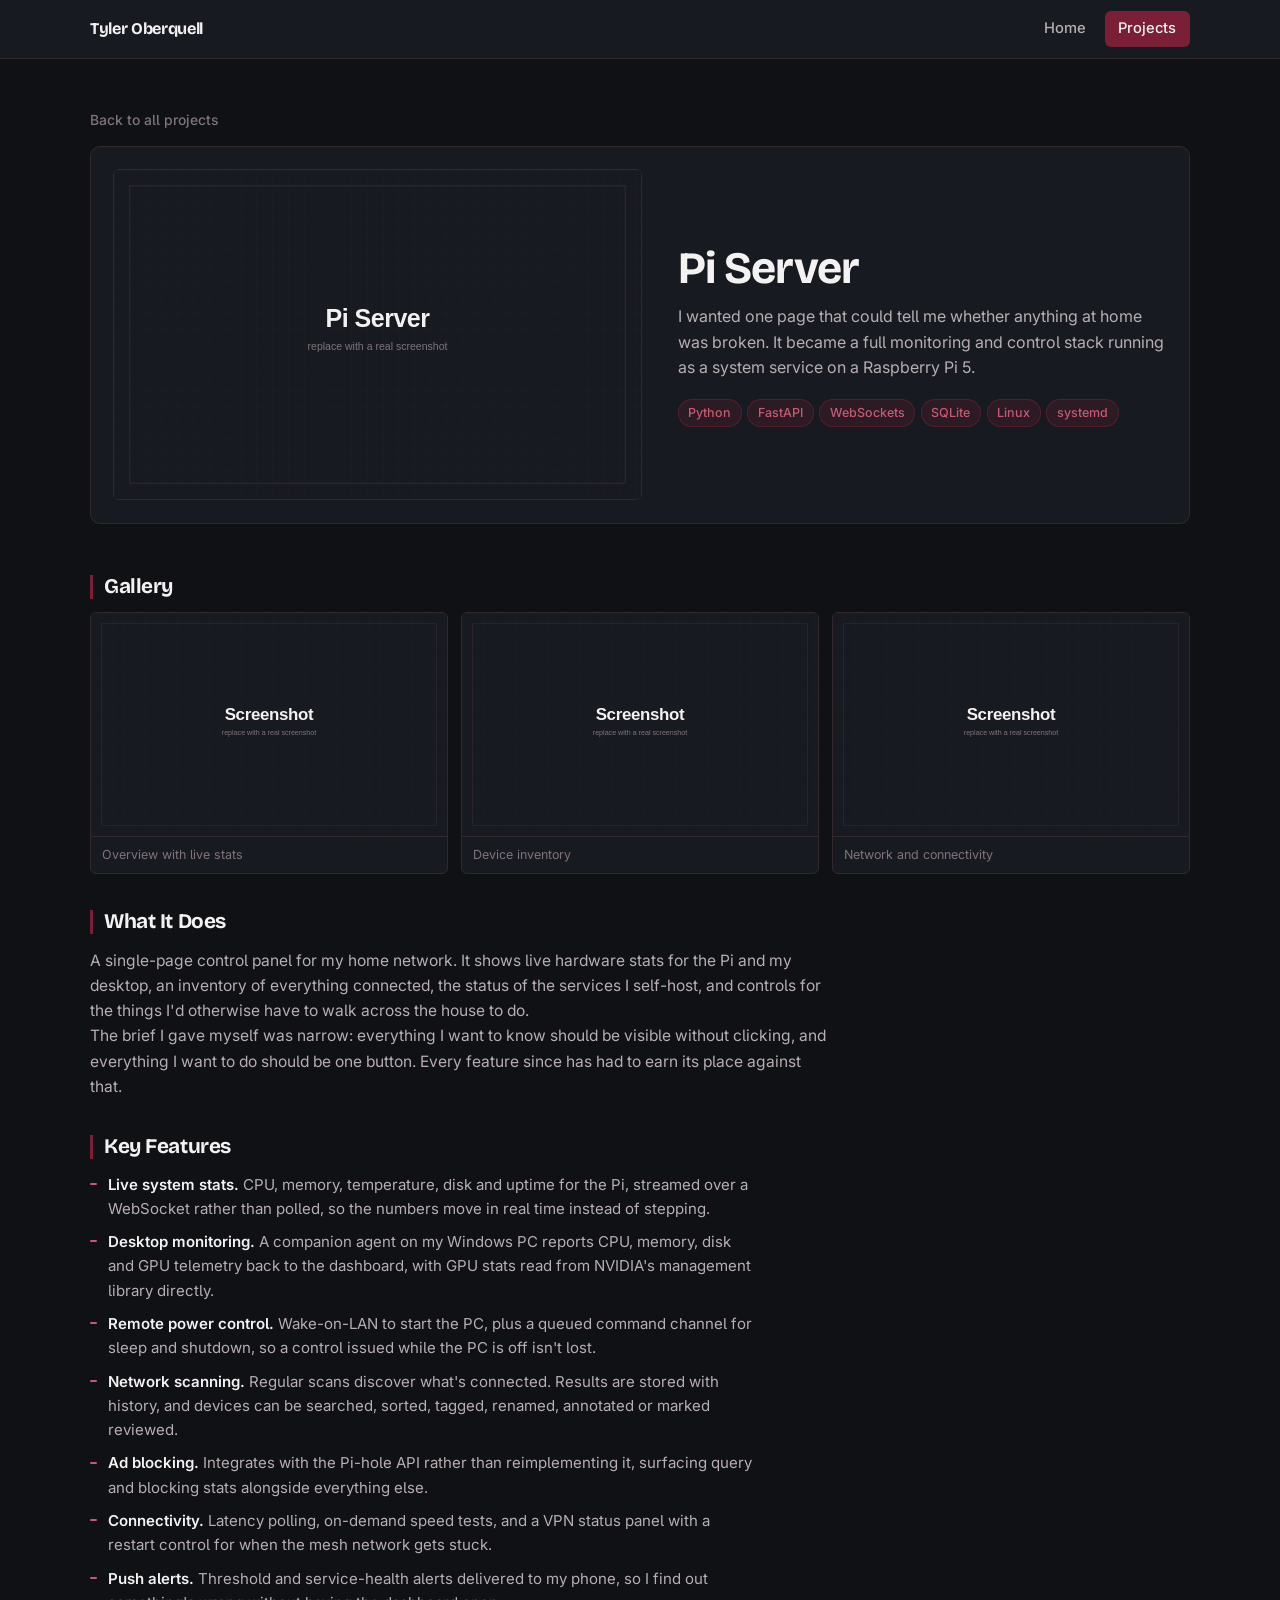
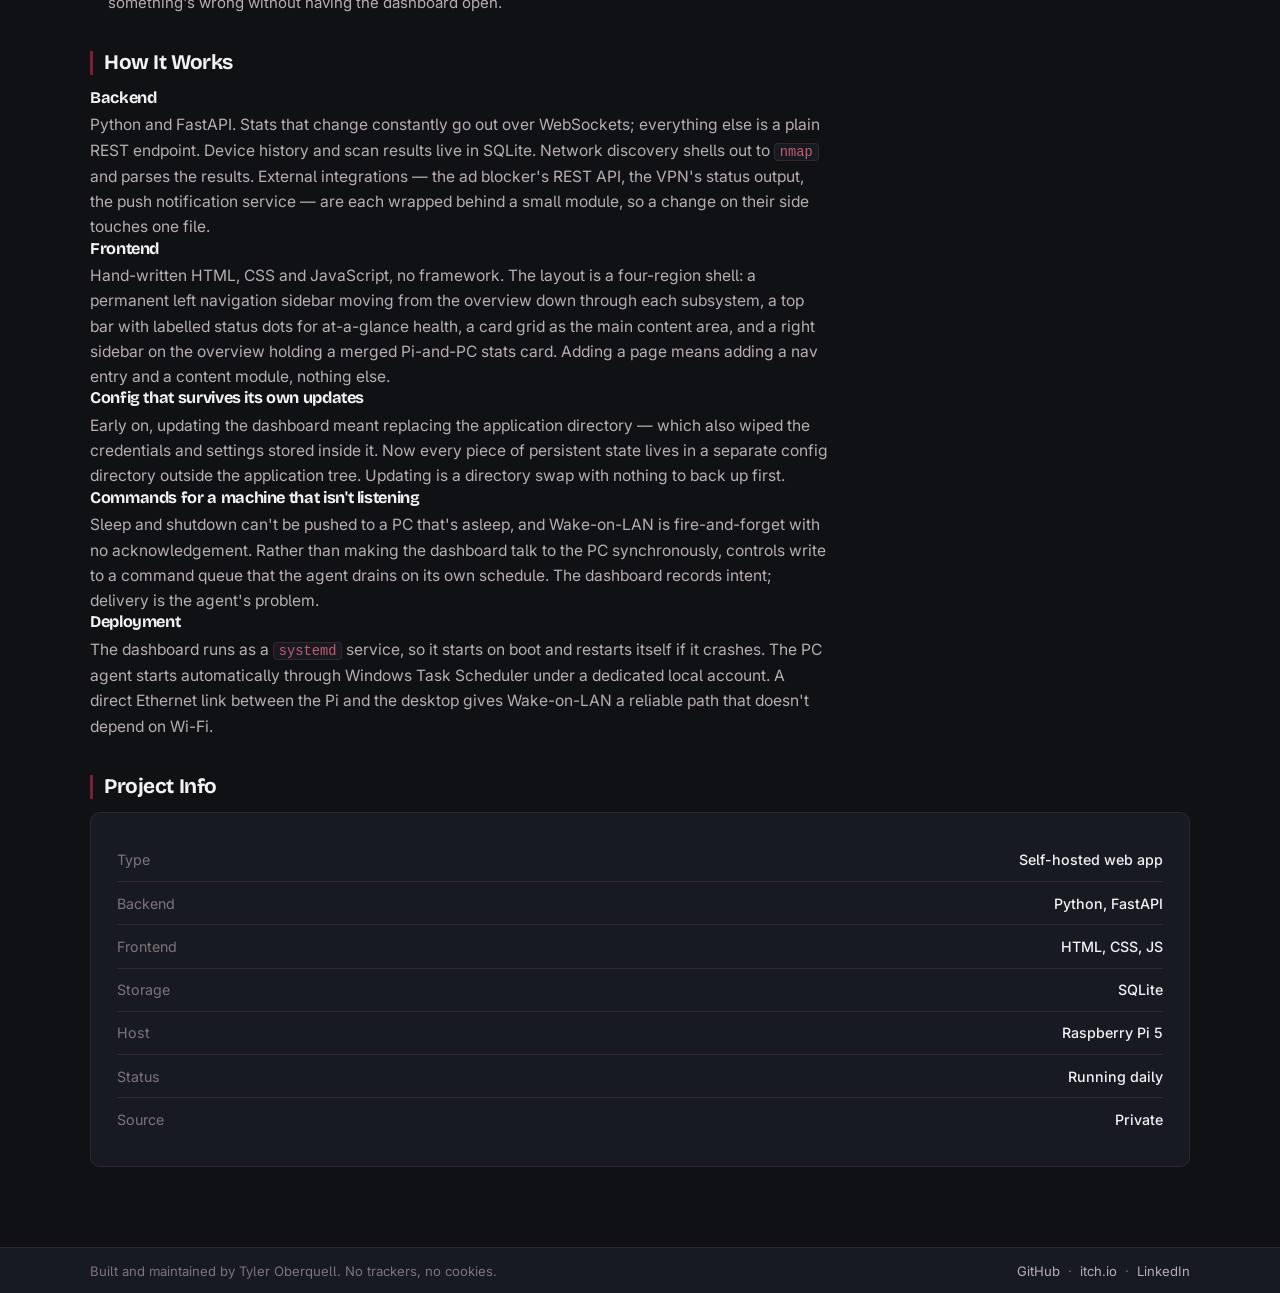
<file: projects/pi-server.html>
<!DOCTYPE html>
<!-- GENERATED by build.py — edits here are overwritten when you re-run it.
     Change content in config.json (identity/links/project blurbs) or in the
     CONTENT dict in build.py (per-project detail-page writing), then re-run. -->
<html lang="en">
<head>
<meta charset="utf-8">
<meta name="viewport" content="width=device-width, initial-scale=1">
<title>Pi Server — Tyler Oberquell</title>
<meta name="description" content="A self-hosted monitoring and control dashboard for a Raspberry Pi 5 home server: FastAPI, WebSockets, SQLite, network scanning, remote power control and push alerts.">
<meta name="color-scheme" content="dark">
<meta name="theme-color" content="#0f1115">
<meta property="og:title" content="Pi Server — Tyler Oberquell">
<meta property="og:description" content="A self-hosted monitoring and control dashboard for a Raspberry Pi 5 home server: FastAPI, WebSockets, SQLite, network scanning, remote power control and push alerts.">
<meta property="og:type" content="website">
<link rel="preconnect" href="https://fonts.googleapis.com">
<link rel="preconnect" href="https://fonts.gstatic.com" crossorigin>
<link href="https://fonts.googleapis.com/css2?family=Bricolage+Grotesque:opsz,wght@12..96,400..800&family=Inter:wght@400..700&display=swap" rel="stylesheet">
<link rel="stylesheet" href="../assets/css/style.css">
</head>
<body>
<a class="skip" href="#main">Skip to content</a>
<header class="nav">
  <div class="shell nav__inner">
    <a class="nav__brand" href="../index.html">Tyler Oberquell</a>
    <nav aria-label="Primary">
      <ul class="nav__links">
        <li><a href="../index.html">Home</a></li>
        <li><a href="../projects.html" aria-current="page">Projects</a></li>
      </ul>
    </nav>
  </div>
</header>

<main id="main" class="page">
  <div class="shell">

    <a class="backlink" href="../projects.html">Back to all projects</a>

    <section class="hero">
      <div class="hero__media"><img src="../assets/img/pi-server.svg" alt="Pi Server screenshot"></div>
      <div>
        <h1 class="hero__title">Pi Server</h1>
        <p class="hero__desc">I wanted one page that could tell me whether anything at home was broken. It became a full monitoring and control stack running as a system service on a Raspberry Pi 5.</p>
        <div class="hero__meta">
          <ul class="tags"><li>Python</li><li>FastAPI</li><li>WebSockets</li><li>SQLite</li><li>Linux</li><li>systemd</li></ul>
          
        </div>
      </div>
    </section>

    <div class="detail">

      <section>
        <h2>Gallery</h2>
        <div class="gallery">
          <figure><img src="../assets/img/placeholder.svg" alt=""><figcaption>Overview with live stats</figcaption></figure>
          <figure><img src="../assets/img/placeholder.svg" alt=""><figcaption>Device inventory</figcaption></figure>
          <figure><img src="../assets/img/placeholder.svg" alt=""><figcaption>Network and connectivity</figcaption></figure>
        </div>
      </section>

      <section>
        <h2>What It Does</h2>
        <p>A single-page control panel for my home network. It shows live hardware stats for the Pi and my desktop, an inventory of everything connected, the status of the services I self-host, and controls for the things I'd otherwise have to walk across the house to do.</p>
        <p>The brief I gave myself was narrow: everything I want to know should be visible without clicking, and everything I want to do should be one button. Every feature since has had to earn its place against that.</p>
      </section>

      <section>
        <h2>Key Features</h2>
        <ul class="bullets">
          <li><strong>Live system stats.</strong> CPU, memory, temperature, disk and uptime for the Pi, streamed over a WebSocket rather than polled, so the numbers move in real time instead of stepping.</li>
          <li><strong>Desktop monitoring.</strong> A companion agent on my Windows PC reports CPU, memory, disk and GPU telemetry back to the dashboard, with GPU stats read from NVIDIA's management library directly.</li>
          <li><strong>Remote power control.</strong> Wake-on-LAN to start the PC, plus a queued command channel for sleep and shutdown, so a control issued while the PC is off isn't lost.</li>
          <li><strong>Network scanning.</strong> Regular scans discover what's connected. Results are stored with history, and devices can be searched, sorted, tagged, renamed, annotated or marked reviewed.</li>
          <li><strong>Ad blocking.</strong> Integrates with the Pi-hole API rather than reimplementing it, surfacing query and blocking stats alongside everything else.</li>
          <li><strong>Connectivity.</strong> Latency polling, on-demand speed tests, and a VPN status panel with a restart control for when the mesh network gets stuck.</li>
          <li><strong>Push alerts.</strong> Threshold and service-health alerts delivered to my phone, so I find out something's wrong without having the dashboard open.</li>
        </ul>
      </section>

      <section>
        <h2>How It Works</h2>
        <h3>Backend</h3>
        <p>Python and FastAPI. Stats that change constantly go out over WebSockets; everything else is a plain REST endpoint. Device history and scan results live in SQLite. Network discovery shells out to <code>nmap</code> and parses the results. External integrations — the ad blocker's REST API, the VPN's status output, the push notification service — are each wrapped behind a small module, so a change on their side touches one file.</p>
        <h3>Frontend</h3>
        <p>Hand-written HTML, CSS and JavaScript, no framework. The layout is a four-region shell: a permanent left navigation sidebar moving from the overview down through each subsystem, a top bar with labelled status dots for at-a-glance health, a card grid as the main content area, and a right sidebar on the overview holding a merged Pi-and-PC stats card. Adding a page means adding a nav entry and a content module, nothing else.</p>
        <h3>Config that survives its own updates</h3>
        <p>Early on, updating the dashboard meant replacing the application directory — which also wiped the credentials and settings stored inside it. Now every piece of persistent state lives in a separate config directory outside the application tree. Updating is a directory swap with nothing to back up first.</p>
        <h3>Commands for a machine that isn't listening</h3>
        <p>Sleep and shutdown can't be pushed to a PC that's asleep, and Wake-on-LAN is fire-and-forget with no acknowledgement. Rather than making the dashboard talk to the PC synchronously, controls write to a command queue that the agent drains on its own schedule. The dashboard records intent; delivery is the agent's problem.</p>
        <h3>Deployment</h3>
        <p>The dashboard runs as a <code>systemd</code> service, so it starts on boot and restarts itself if it crashes. The PC agent starts automatically through Windows Task Scheduler under a dedicated local account. A direct Ethernet link between the Pi and the desktop gives Wake-on-LAN a reliable path that doesn't depend on Wi-Fi.</p>
      </section>

      <section>
        <h2>Project Info</h2>
        <div class="panel">
          <dl class="info">
            <div><dt>Type</dt><dd>Self-hosted web app</dd></div>
            <div><dt>Backend</dt><dd>Python, FastAPI</dd></div>
            <div><dt>Frontend</dt><dd>HTML, CSS, JS</dd></div>
            <div><dt>Storage</dt><dd>SQLite</dd></div>
            <div><dt>Host</dt><dd>Raspberry Pi 5</dd></div>
            <div><dt>Status</dt><dd>Running daily</dd></div>
            <div><dt>Source</dt><dd>Private</dd></div>
          </dl>
        </div>
      </section>

    </div>
  </div>
</main>

<footer class="footer">
  <div class="shell footer__inner">
    <span>Built and maintained by Tyler Oberquell. No trackers, no cookies.</span>
    <span><a href="https://github.com/The-T-Time/">GitHub</a> &nbsp;·&nbsp; <a href="https://the-ttime.itch.io/">itch.io</a> &nbsp;·&nbsp; <a href="https://www.linkedin.com/in/tyler-oberquell/">LinkedIn</a></span>
  </div>
</footer>

</body>
</html>
</file>
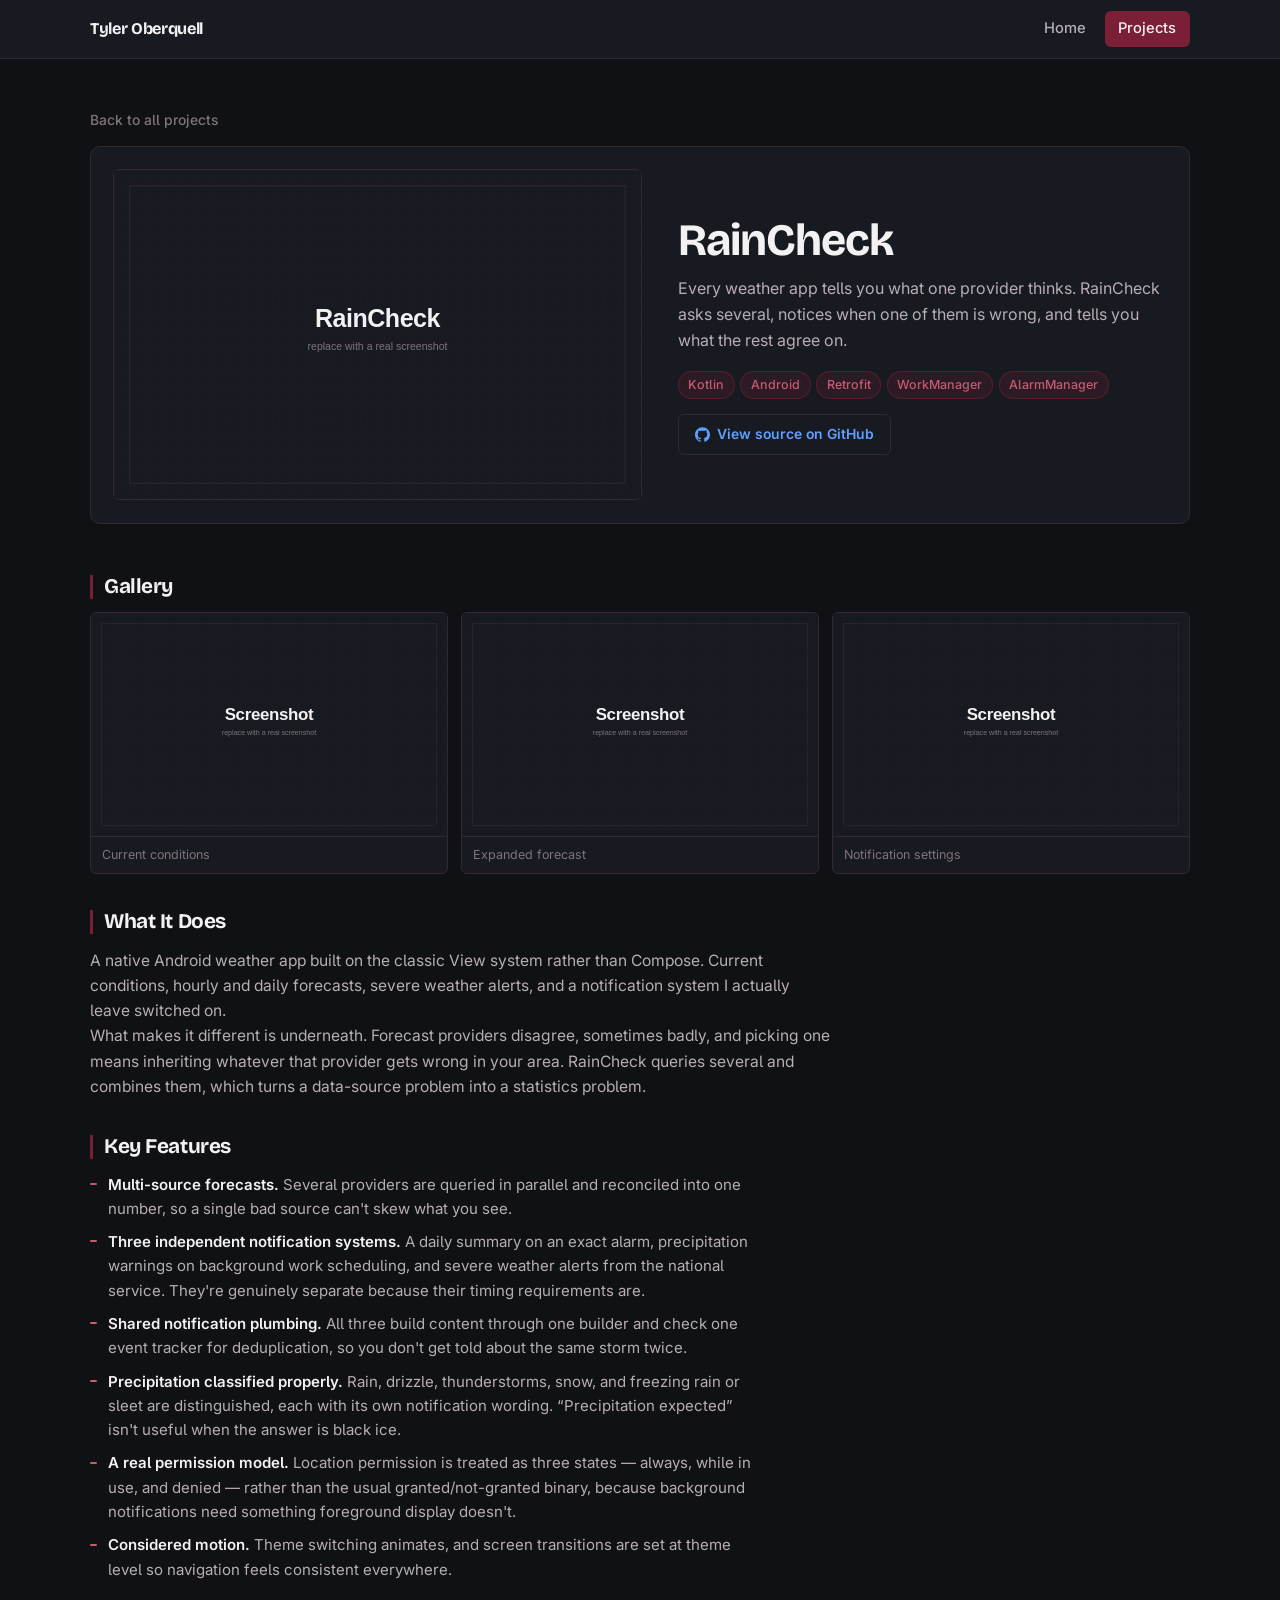
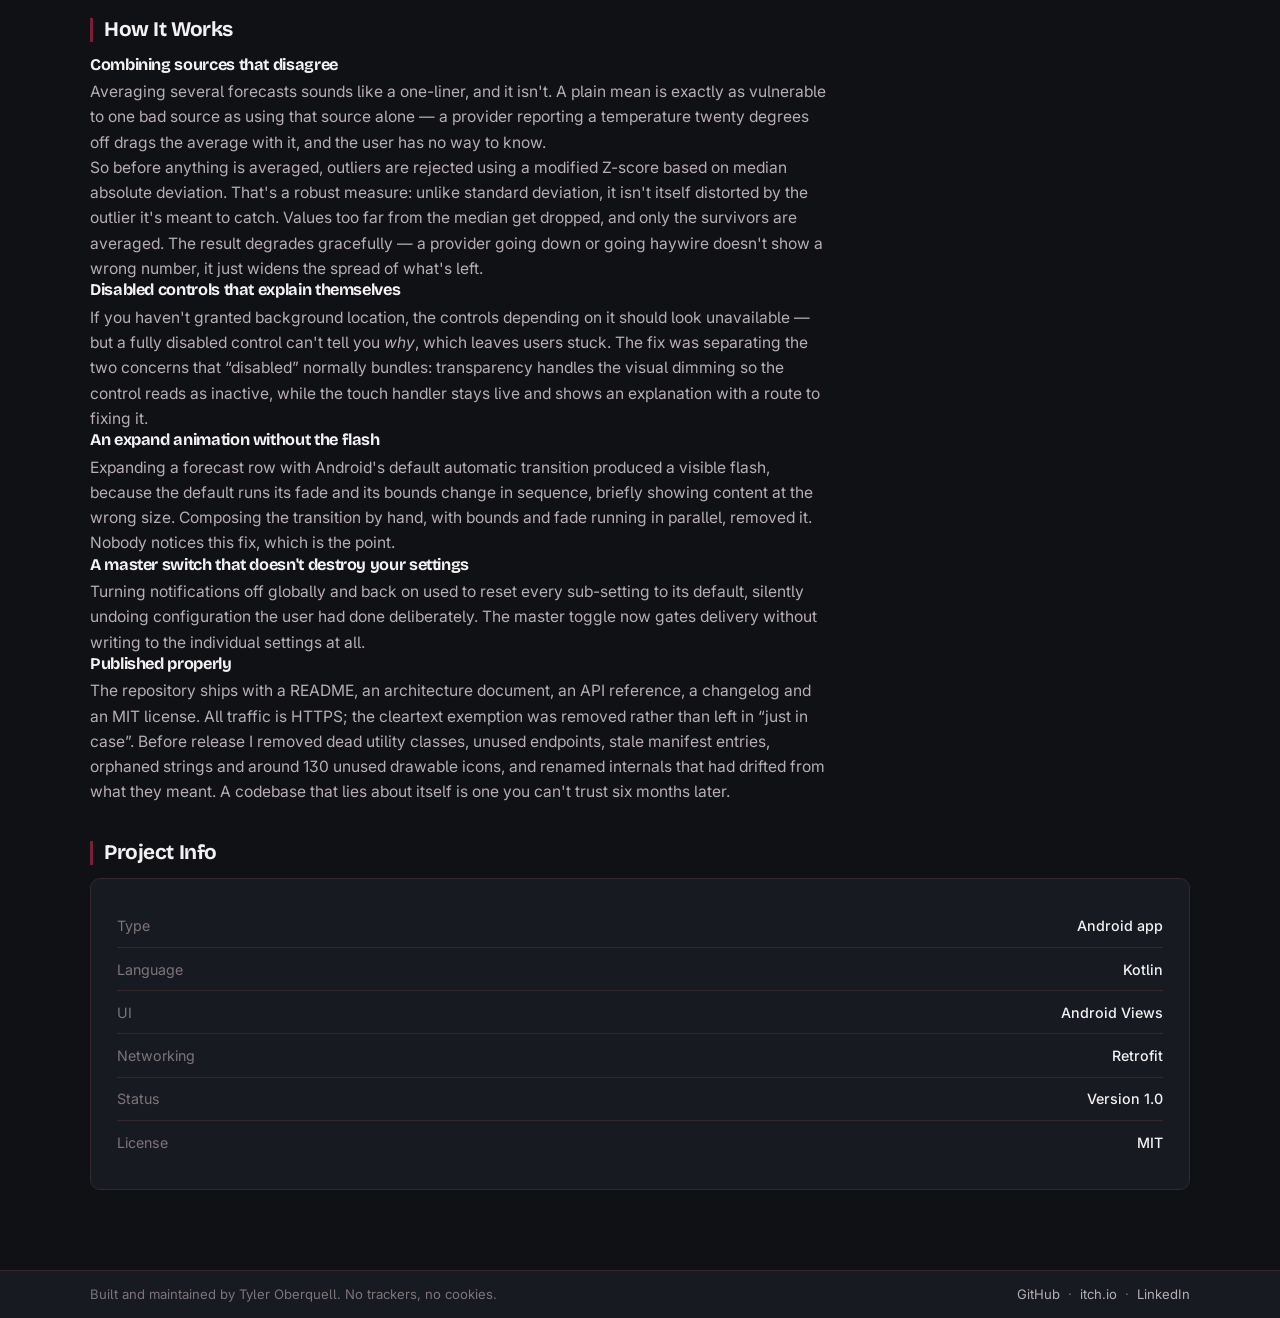
<file: projects/raincheck.html>
<!DOCTYPE html>
<!-- GENERATED by build.py — edits here are overwritten when you re-run it.
     Change content in config.json (identity/links/project blurbs) or in the
     CONTENT dict in build.py (per-project detail-page writing), then re-run. -->
<html lang="en">
<head>
<meta charset="utf-8">
<meta name="viewport" content="width=device-width, initial-scale=1">
<title>RainCheck — Tyler Oberquell</title>
<meta name="description" content="A native Android weather app in Kotlin that aggregates several forecast providers, rejects outliers statistically, and runs three independent notification systems.">
<meta name="color-scheme" content="dark">
<meta name="theme-color" content="#0f1115">
<meta property="og:title" content="RainCheck — Tyler Oberquell">
<meta property="og:description" content="A native Android weather app in Kotlin that aggregates several forecast providers, rejects outliers statistically, and runs three independent notification systems.">
<meta property="og:type" content="website">
<link rel="preconnect" href="https://fonts.googleapis.com">
<link rel="preconnect" href="https://fonts.gstatic.com" crossorigin>
<link href="https://fonts.googleapis.com/css2?family=Bricolage+Grotesque:opsz,wght@12..96,400..800&family=Inter:wght@400..700&display=swap" rel="stylesheet">
<link rel="stylesheet" href="../assets/css/style.css">
</head>
<body>
<a class="skip" href="#main">Skip to content</a>
<header class="nav">
  <div class="shell nav__inner">
    <a class="nav__brand" href="../index.html">Tyler Oberquell</a>
    <nav aria-label="Primary">
      <ul class="nav__links">
        <li><a href="../index.html">Home</a></li>
        <li><a href="../projects.html" aria-current="page">Projects</a></li>
      </ul>
    </nav>
  </div>
</header>

<main id="main" class="page">
  <div class="shell">

    <a class="backlink" href="../projects.html">Back to all projects</a>

    <section class="hero">
      <div class="hero__media"><img src="../assets/img/raincheck.svg" alt="RainCheck screenshot"></div>
      <div>
        <h1 class="hero__title">RainCheck</h1>
        <p class="hero__desc">Every weather app tells you what one provider thinks. RainCheck asks several, notices when one of them is wrong, and tells you what the rest agree on.</p>
        <div class="hero__meta">
          <ul class="tags"><li>Kotlin</li><li>Android</li><li>Retrofit</li><li>WorkManager</li><li>AlarmManager</li></ul>
          <div class="actions"><a class="btn btn--ghost" href="https://github.com/The-T-Time/RainCheck"><svg width="16" height="16" viewBox="0 0 24 24" aria-hidden="true"><path d="M12 .297c-6.63 0-12 5.373-12 12 0 5.303 3.438 9.8 8.205 11.385.6.113.82-.258.82-.577 0-.285-.01-1.04-.015-2.04-3.338.724-4.042-1.61-4.042-1.61C4.422 18.07 3.633 17.7 3.633 17.7c-1.087-.744.084-.729.084-.729 1.205.084 1.838 1.236 1.838 1.236 1.07 1.835 2.809 1.305 3.495.998.108-.776.417-1.305.76-1.605-2.665-.3-5.466-1.332-5.466-5.93 0-1.31.465-2.38 1.235-3.22-.135-.303-.54-1.523.105-3.176 0 0 1.005-.322 3.3 1.23.96-.267 1.98-.399 3-.405 1.02.006 2.04.138 3 .405 2.28-1.552 3.285-1.23 3.285-1.23.645 1.653.24 2.873.12 3.176.765.84 1.23 1.91 1.23 3.22 0 4.61-2.805 5.625-5.475 5.92.42.36.81 1.096.81 2.22 0 1.606-.015 2.896-.015 3.286 0 .315.21.69.825.57C20.565 22.092 24 17.592 24 12.297c0-6.627-5.373-12-12-12"/></svg>View source on GitHub</a></div>
        </div>
      </div>
    </section>

    <div class="detail">

      <section>
        <h2>Gallery</h2>
        <div class="gallery">
          <figure><img src="../assets/img/placeholder.svg" alt=""><figcaption>Current conditions</figcaption></figure>
          <figure><img src="../assets/img/placeholder.svg" alt=""><figcaption>Expanded forecast</figcaption></figure>
          <figure><img src="../assets/img/placeholder.svg" alt=""><figcaption>Notification settings</figcaption></figure>
        </div>
      </section>

      <section>
        <h2>What It Does</h2>
        <p>A native Android weather app built on the classic View system rather than Compose. Current conditions, hourly and daily forecasts, severe weather alerts, and a notification system I actually leave switched on.</p>
        <p>What makes it different is underneath. Forecast providers disagree, sometimes badly, and picking one means inheriting whatever that provider gets wrong in your area. RainCheck queries several and combines them, which turns a data-source problem into a statistics problem.</p>
      </section>

      <section>
        <h2>Key Features</h2>
        <ul class="bullets">
          <li><strong>Multi-source forecasts.</strong> Several providers are queried in parallel and reconciled into one number, so a single bad source can't skew what you see.</li>
          <li><strong>Three independent notification systems.</strong> A daily summary on an exact alarm, precipitation warnings on background work scheduling, and severe weather alerts from the national service. They're genuinely separate because their timing requirements are.</li>
          <li><strong>Shared notification plumbing.</strong> All three build content through one builder and check one event tracker for deduplication, so you don't get told about the same storm twice.</li>
          <li><strong>Precipitation classified properly.</strong> Rain, drizzle, thunderstorms, snow, and freezing rain or sleet are distinguished, each with its own notification wording. “Precipitation expected” isn't useful when the answer is black ice.</li>
          <li><strong>A real permission model.</strong> Location permission is treated as three states — always, while in use, and denied — rather than the usual granted/not-granted binary, because background notifications need something foreground display doesn't.</li>
          <li><strong>Considered motion.</strong> Theme switching animates, and screen transitions are set at theme level so navigation feels consistent everywhere.</li>
        </ul>
      </section>

      <section>
        <h2>How It Works</h2>
        <h3>Combining sources that disagree</h3>
        <p>Averaging several forecasts sounds like a one-liner, and it isn't. A plain mean is exactly as vulnerable to one bad source as using that source alone — a provider reporting a temperature twenty degrees off drags the average with it, and the user has no way to know.</p>
        <p>So before anything is averaged, outliers are rejected using a modified Z-score based on median absolute deviation. That's a robust measure: unlike standard deviation, it isn't itself distorted by the outlier it's meant to catch. Values too far from the median get dropped, and only the survivors are averaged. The result degrades gracefully — a provider going down or going haywire doesn't show a wrong number, it just widens the spread of what's left.</p>
        <h3>Disabled controls that explain themselves</h3>
        <p>If you haven't granted background location, the controls depending on it should look unavailable — but a fully disabled control can't tell you <em>why</em>, which leaves users stuck. The fix was separating the two concerns that “disabled” normally bundles: transparency handles the visual dimming so the control reads as inactive, while the touch handler stays live and shows an explanation with a route to fixing it.</p>
        <h3>An expand animation without the flash</h3>
        <p>Expanding a forecast row with Android's default automatic transition produced a visible flash, because the default runs its fade and its bounds change in sequence, briefly showing content at the wrong size. Composing the transition by hand, with bounds and fade running in parallel, removed it. Nobody notices this fix, which is the point.</p>
        <h3>A master switch that doesn't destroy your settings</h3>
        <p>Turning notifications off globally and back on used to reset every sub-setting to its default, silently undoing configuration the user had done deliberately. The master toggle now gates delivery without writing to the individual settings at all.</p>
        <h3>Published properly</h3>
        <p>The repository ships with a README, an architecture document, an API reference, a changelog and an MIT license. All traffic is HTTPS; the cleartext exemption was removed rather than left in “just in case”. Before release I removed dead utility classes, unused endpoints, stale manifest entries, orphaned strings and around 130 unused drawable icons, and renamed internals that had drifted from what they meant. A codebase that lies about itself is one you can't trust six months later.</p>
      </section>

      <section>
        <h2>Project Info</h2>
        <div class="panel">
          <dl class="info">
            <div><dt>Type</dt><dd>Android app</dd></div>
            <div><dt>Language</dt><dd>Kotlin</dd></div>
            <div><dt>UI</dt><dd>Android Views</dd></div>
            <div><dt>Networking</dt><dd>Retrofit</dd></div>
            <div><dt>Status</dt><dd>Version 1.0</dd></div>
            <div><dt>License</dt><dd>MIT</dd></div>
          </dl>
        </div>
      </section>

    </div>
  </div>
</main>

<footer class="footer">
  <div class="shell footer__inner">
    <span>Built and maintained by Tyler Oberquell. No trackers, no cookies.</span>
    <span><a href="https://github.com/The-T-Time/">GitHub</a> &nbsp;·&nbsp; <a href="https://the-ttime.itch.io/">itch.io</a> &nbsp;·&nbsp; <a href="https://www.linkedin.com/in/tyler-oberquell/">LinkedIn</a></span>
  </div>
</footer>

</body>
</html>
</file>
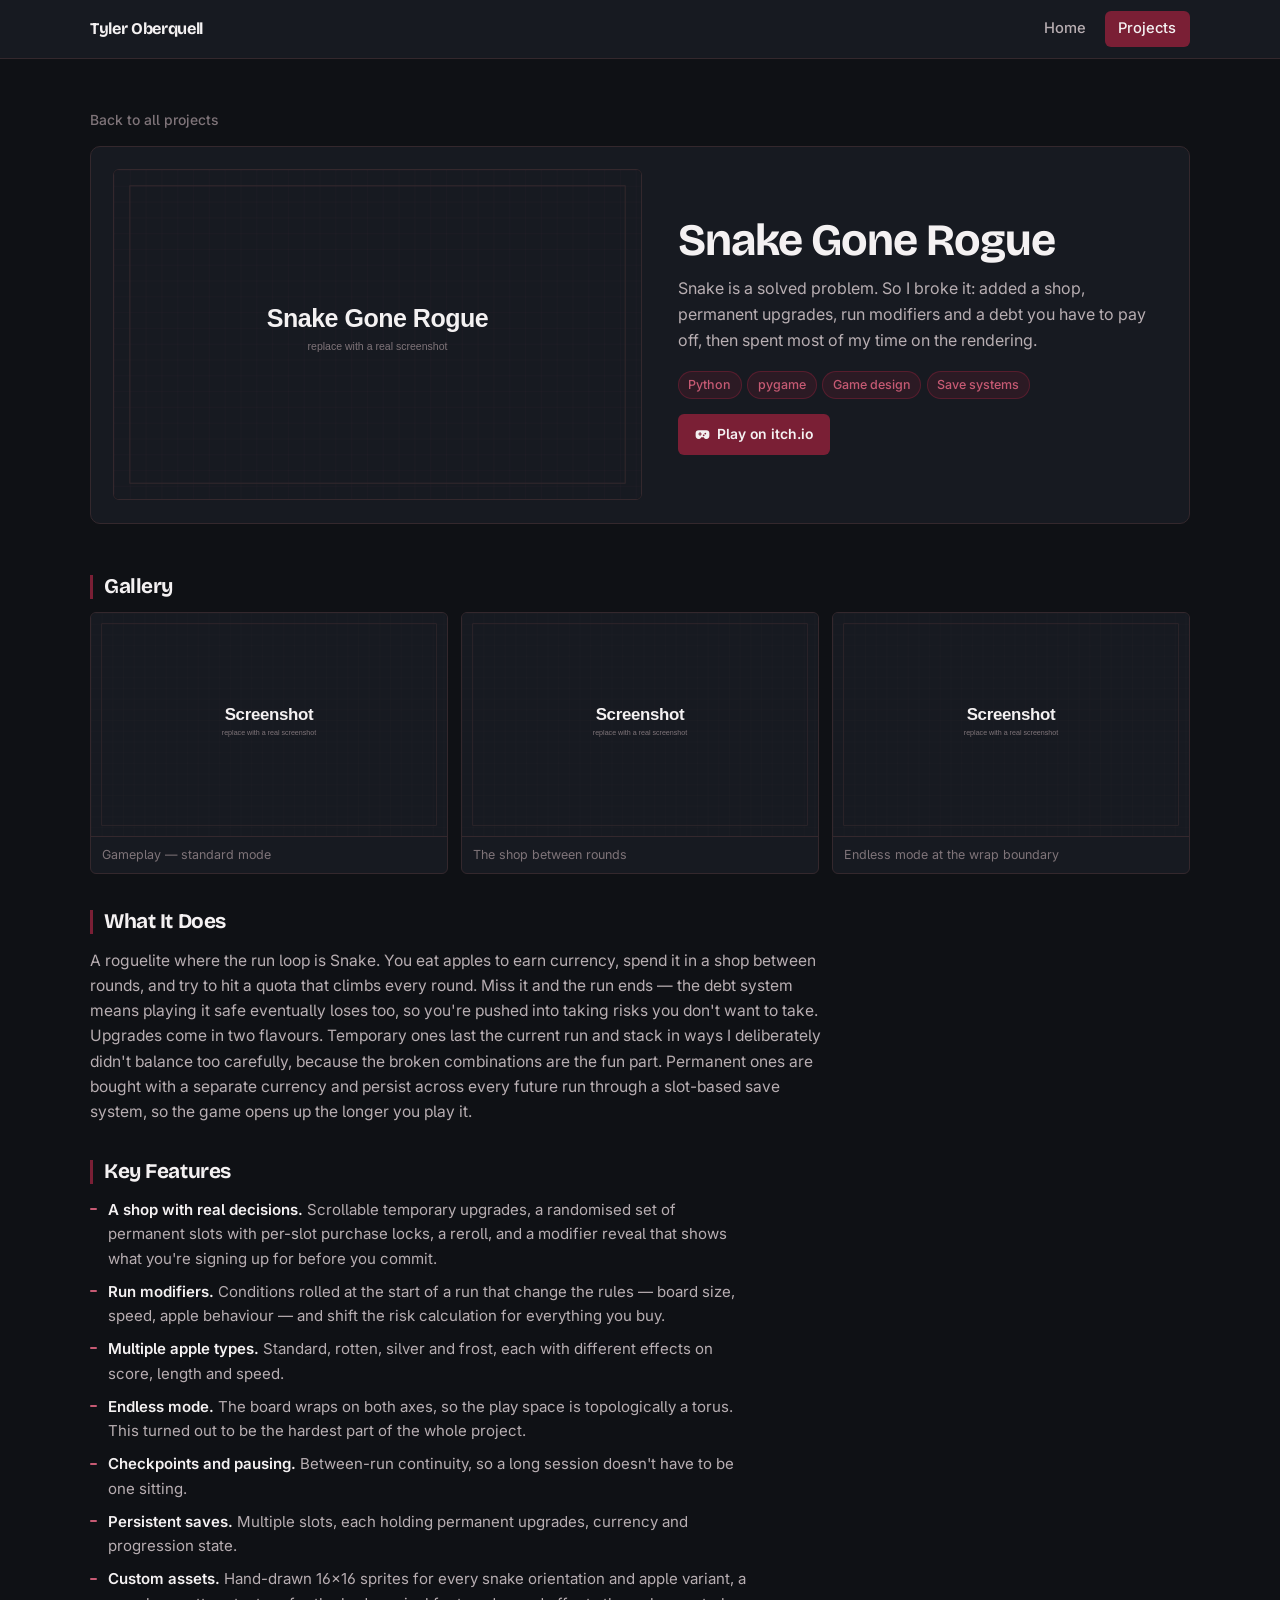
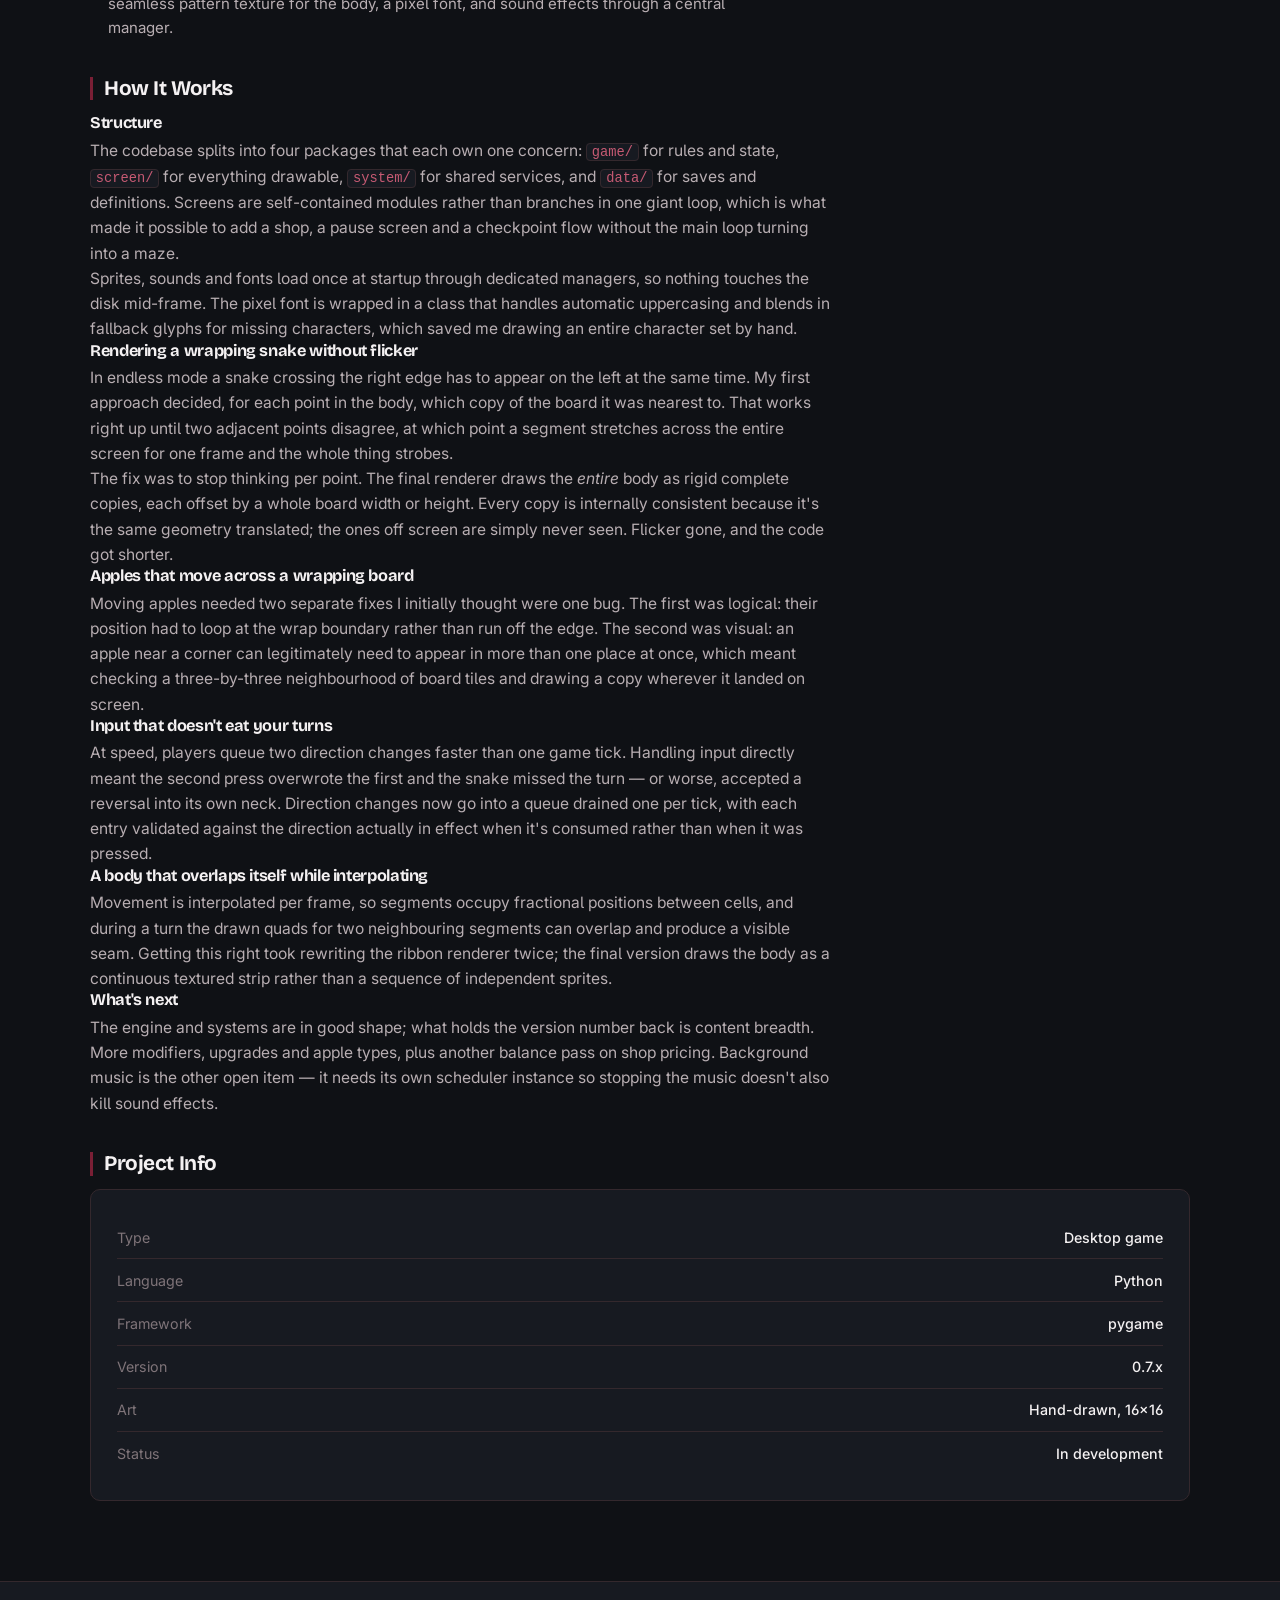
<file: projects/snake-gone-rogue.html>
<!DOCTYPE html>
<!-- GENERATED by build.py — edits here are overwritten when you re-run it.
     Change content in config.json (identity/links/project blurbs) or in the
     CONTENT dict in build.py (per-project detail-page writing), then re-run. -->
<html lang="en">
<head>
<meta charset="utf-8">
<meta name="viewport" content="width=device-width, initial-scale=1">
<title>Snake Gone Rogue — Tyler Oberquell</title>
<meta name="description" content="A roguelite built on Snake in Python and pygame: shop upgrades, run modifiers, a quota system, and a wrapping endless mode that took two rendering rewrites.">
<meta name="color-scheme" content="dark">
<meta name="theme-color" content="#0f1115">
<meta property="og:title" content="Snake Gone Rogue — Tyler Oberquell">
<meta property="og:description" content="A roguelite built on Snake in Python and pygame: shop upgrades, run modifiers, a quota system, and a wrapping endless mode that took two rendering rewrites.">
<meta property="og:type" content="website">
<link rel="preconnect" href="https://fonts.googleapis.com">
<link rel="preconnect" href="https://fonts.gstatic.com" crossorigin>
<link href="https://fonts.googleapis.com/css2?family=Bricolage+Grotesque:opsz,wght@12..96,400..800&family=Inter:wght@400..700&display=swap" rel="stylesheet">
<link rel="stylesheet" href="../assets/css/style.css">
</head>
<body>
<a class="skip" href="#main">Skip to content</a>
<header class="nav">
  <div class="shell nav__inner">
    <a class="nav__brand" href="../index.html">Tyler Oberquell</a>
    <nav aria-label="Primary">
      <ul class="nav__links">
        <li><a href="../index.html">Home</a></li>
        <li><a href="../projects.html" aria-current="page">Projects</a></li>
      </ul>
    </nav>
  </div>
</header>

<main id="main" class="page">
  <div class="shell">

    <a class="backlink" href="../projects.html">Back to all projects</a>

    <section class="hero">
      <div class="hero__media"><img src="../assets/img/snake-gone-rogue.svg" alt="Snake Gone Rogue screenshot"></div>
      <div>
        <h1 class="hero__title">Snake Gone Rogue</h1>
        <p class="hero__desc">Snake is a solved problem. So I broke it: added a shop, permanent upgrades, run modifiers and a debt you have to pay off, then spent most of my time on the rendering.</p>
        <div class="hero__meta">
          <ul class="tags"><li>Python</li><li>pygame</li><li>Game design</li><li>Save systems</li></ul>
          <div class="actions"><a class="btn btn--primary" href="https://the-ttime.itch.io/snake-gone-rogue"><svg width="16" height="16" viewBox="0 0 24 24" aria-hidden="true"><path d="M6 5h12a5 5 0 015 5v4a5 5 0 01-5 5h-.6a3 3 0 01-2.4-1.2L14 16.5h-4l-1 1.3A3 3 0 016.6 19H6a5 5 0 01-5-5v-4a5 5 0 015-5zm1.2 3.4v1.8H5.4v1.8h1.8v1.8H9v-1.8h1.8v-1.8H9V8.4H7.2zm9.3.6a1.4 1.4 0 100 2.8 1.4 1.4 0 000-2.8zm-2.6 2.8a1.4 1.4 0 100 2.8 1.4 1.4 0 000-2.8z"/></svg>Play on itch.io</a></div>
        </div>
      </div>
    </section>

    <div class="detail">

      <section>
        <h2>Gallery</h2>
        <div class="gallery">
          <figure><img src="../assets/img/placeholder.svg" alt=""><figcaption>Gameplay — standard mode</figcaption></figure>
          <figure><img src="../assets/img/placeholder.svg" alt=""><figcaption>The shop between rounds</figcaption></figure>
          <figure><img src="../assets/img/placeholder.svg" alt=""><figcaption>Endless mode at the wrap boundary</figcaption></figure>
        </div>
      </section>

      <section>
        <h2>What It Does</h2>
        <p>A roguelite where the run loop is Snake. You eat apples to earn currency, spend it in a shop between rounds, and try to hit a quota that climbs every round. Miss it and the run ends — the debt system means playing it safe eventually loses too, so you're pushed into taking risks you don't want to take.</p>
        <p>Upgrades come in two flavours. Temporary ones last the current run and stack in ways I deliberately didn't balance too carefully, because the broken combinations are the fun part. Permanent ones are bought with a separate currency and persist across every future run through a slot-based save system, so the game opens up the longer you play it.</p>
      </section>

      <section>
        <h2>Key Features</h2>
        <ul class="bullets">
          <li><strong>A shop with real decisions.</strong> Scrollable temporary upgrades, a randomised set of permanent slots with per-slot purchase locks, a reroll, and a modifier reveal that shows what you're signing up for before you commit.</li>
          <li><strong>Run modifiers.</strong> Conditions rolled at the start of a run that change the rules — board size, speed, apple behaviour — and shift the risk calculation for everything you buy.</li>
          <li><strong>Multiple apple types.</strong> Standard, rotten, silver and frost, each with different effects on score, length and speed.</li>
          <li><strong>Endless mode.</strong> The board wraps on both axes, so the play space is topologically a torus. This turned out to be the hardest part of the whole project.</li>
          <li><strong>Checkpoints and pausing.</strong> Between-run continuity, so a long session doesn't have to be one sitting.</li>
          <li><strong>Persistent saves.</strong> Multiple slots, each holding permanent upgrades, currency and progression state.</li>
          <li><strong>Custom assets.</strong> Hand-drawn 16×16 sprites for every snake orientation and apple variant, a seamless pattern texture for the body, a pixel font, and sound effects through a central manager.</li>
        </ul>
      </section>

      <section>
        <h2>How It Works</h2>
        <h3>Structure</h3>
        <p>The codebase splits into four packages that each own one concern: <code>game/</code> for rules and state, <code>screen/</code> for everything drawable, <code>system/</code> for shared services, and <code>data/</code> for saves and definitions. Screens are self-contained modules rather than branches in one giant loop, which is what made it possible to add a shop, a pause screen and a checkpoint flow without the main loop turning into a maze.</p>
        <p>Sprites, sounds and fonts load once at startup through dedicated managers, so nothing touches the disk mid-frame. The pixel font is wrapped in a class that handles automatic uppercasing and blends in fallback glyphs for missing characters, which saved me drawing an entire character set by hand.</p>
        <h3>Rendering a wrapping snake without flicker</h3>
        <p>In endless mode a snake crossing the right edge has to appear on the left at the same time. My first approach decided, for each point in the body, which copy of the board it was nearest to. That works right up until two adjacent points disagree, at which point a segment stretches across the entire screen for one frame and the whole thing strobes.</p>
        <p>The fix was to stop thinking per point. The final renderer draws the <em>entire</em> body as rigid complete copies, each offset by a whole board width or height. Every copy is internally consistent because it's the same geometry translated; the ones off screen are simply never seen. Flicker gone, and the code got shorter.</p>
        <h3>Apples that move across a wrapping board</h3>
        <p>Moving apples needed two separate fixes I initially thought were one bug. The first was logical: their position had to loop at the wrap boundary rather than run off the edge. The second was visual: an apple near a corner can legitimately need to appear in more than one place at once, which meant checking a three-by-three neighbourhood of board tiles and drawing a copy wherever it landed on screen.</p>
        <h3>Input that doesn't eat your turns</h3>
        <p>At speed, players queue two direction changes faster than one game tick. Handling input directly meant the second press overwrote the first and the snake missed the turn — or worse, accepted a reversal into its own neck. Direction changes now go into a queue drained one per tick, with each entry validated against the direction actually in effect when it's consumed rather than when it was pressed.</p>
        <h3>A body that overlaps itself while interpolating</h3>
        <p>Movement is interpolated per frame, so segments occupy fractional positions between cells, and during a turn the drawn quads for two neighbouring segments can overlap and produce a visible seam. Getting this right took rewriting the ribbon renderer twice; the final version draws the body as a continuous textured strip rather than a sequence of independent sprites.</p>
        <h3>What's next</h3>
        <p>The engine and systems are in good shape; what holds the version number back is content breadth. More modifiers, upgrades and apple types, plus another balance pass on shop pricing. Background music is the other open item — it needs its own scheduler instance so stopping the music doesn't also kill sound effects.</p>
      </section>

      <section>
        <h2>Project Info</h2>
        <div class="panel">
          <dl class="info">
            <div><dt>Type</dt><dd>Desktop game</dd></div>
            <div><dt>Language</dt><dd>Python</dd></div>
            <div><dt>Framework</dt><dd>pygame</dd></div>
            <div><dt>Version</dt><dd>0.7.x</dd></div>
            <div><dt>Art</dt><dd>Hand-drawn, 16×16</dd></div>
            <div><dt>Status</dt><dd>In development</dd></div>
          </dl>
        </div>
      </section>

    </div>
  </div>
</main>

<footer class="footer">
  <div class="shell footer__inner">
    <span>Built and maintained by Tyler Oberquell. No trackers, no cookies.</span>
    <span><a href="https://github.com/The-T-Time/">GitHub</a> &nbsp;·&nbsp; <a href="https://the-ttime.itch.io/">itch.io</a> &nbsp;·&nbsp; <a href="https://www.linkedin.com/in/tyler-oberquell/">LinkedIn</a></span>
  </div>
</footer>

</body>
</html>
</file>
<file: assets/css/style.css>
/* ============================================================
   Portfolio — dark theme
   Palette is fixed; every colour is a token below.
   ============================================================ */

:root {
  /* Surfaces */
  --bg:            #0f1115;
  --surface:       #171a21;
  --surface-hover: #211a1d;
  --border:        #34282d;

  /* Text */
  --text:          #f4f1f2;
  --text-2:        #b8aeb2;
  --text-muted:    #7f7479;

  /* Maroon — primary identity */
  --accent:        #7a1f35;
  --accent-hover:  #9a2945;
  --accent-light:  #c65a73;

  /* Blue — external links and secondary actions */
  --link:          #5ea1ff;
  --link-hover:    #7cb3ff;

  /* Rhythm */
  --radius:   10px;
  --radius-s: 6px;
  --shell:    1180px;
  --gutter:   clamp(1.1rem, 3.5vw, 2.5rem);
  --nav-h:    58px;
  --footer-h: 48px;

  --sans: "Inter", system-ui, -apple-system, "Segoe UI", sans-serif;
  --display: "Bricolage Grotesque", var(--sans);
}

/* ---------- Reset ---------- */
*, *::before, *::after { box-sizing: border-box; }
html { -webkit-text-size-adjust: 100%; scroll-behavior: smooth; }
body, h1, h2, h3, h4, p, ul, ol, dl, dd, figure { margin: 0; }
ul, ol { padding: 0; list-style: none; }
img, svg { display: block; max-width: 100%; }
a { color: inherit; text-decoration: none; }

@media (prefers-reduced-motion: reduce) {
  html { scroll-behavior: auto; }
  *, *::before, *::after {
    animation-duration: .001ms !important;
    transition-duration: .001ms !important;
  }
}

/* ---------- Base ---------- */
body {
  background: var(--bg);
  color: var(--text);
  font-family: var(--sans);
  font-size: 0.975rem;
  line-height: 1.62;
  font-feature-settings: "cv05", "ss01";
  -webkit-font-smoothing: antialiased;
}

h1, h2, h3, h4 {
  font-family: var(--display);
  font-weight: 700;
  line-height: 1.15;
  letter-spacing: -0.022em;
}

p { color: var(--text-2); }
strong { color: var(--text); font-weight: 600; }

code {
  font-family: ui-monospace, "SFMono-Regular", Menlo, monospace;
  font-size: 0.88em;
  color: var(--accent-light);
  background: var(--surface);
  border: 1px solid var(--border);
  border-radius: 4px;
  padding: 0.05em 0.35em;
}

:focus-visible {
  outline: 2px solid var(--link);
  outline-offset: 2px;
  border-radius: 3px;
}

.shell {
  width: 100%;
  max-width: var(--shell);
  margin-inline: auto;
  padding-inline: var(--gutter);
}

.skip {
  position: absolute;
  left: -9999px;
  background: var(--accent);
  color: var(--text);
  padding: .6rem 1rem;
  z-index: 100;
}
.skip:focus { left: .5rem; top: .5rem; }

/* ---------- Navbar ---------- */
.nav {
  position: sticky;
  top: 0;
  z-index: 40;
  background: var(--surface);
  border-bottom: 1px solid var(--border);
}
.nav__inner {
  display: flex;
  align-items: center;
  justify-content: space-between;
  gap: 1.5rem;
  min-height: var(--nav-h);
}
.nav__brand {
  font-family: var(--display);
  font-weight: 700;
  font-size: 1.02rem;
  letter-spacing: -0.02em;
}
.nav__brand:hover { color: var(--accent-light); }
.nav__links { display: flex; gap: .3rem; }
.nav__links a {
  display: block;
  padding: .4rem .85rem;
  border-radius: var(--radius-s);
  font-size: .92rem;
  font-weight: 500;
  color: var(--text-2);
  transition: background .15s ease, color .15s ease;
}
.nav__links a:hover { background: var(--surface-hover); color: var(--text); }
.nav__links a[aria-current="page"] {
  background: var(--accent);
  color: var(--text);
}

/* ---------- Page frame ---------- */
.page { padding-block: clamp(1.75rem, 4vw, 3rem) clamp(3rem, 7vw, 5rem); }

/* Home page: sized to fit a standard laptop/desktop viewport with no scroll.
   The main column is split into two equal halves — about/skills on top,
   featured projects on the bottom — matching the requested layout. */
.page--fit {
  padding-block: .9rem 1rem;
  height: calc(100vh - var(--nav-h) - var(--footer-h));
  box-sizing: border-box;
  display: flex;
}
.page--fit .shell { width: 100%; height: 100%; display: flex; }
.page--fit .layout { flex: 1; height: 100%; align-items: stretch; }
.page--fit .sidebar { align-self: start; padding: 1.5rem 1.5rem; }
.page--fit .sidebar__name { font-size: 1.4rem; margin-bottom: .25rem; }

.main-col {
  display: flex;
  flex-direction: column;
  height: 100%;
  gap: .9rem;
  min-height: 0;
}

.half {
  flex: 1 1 50%;
  min-height: 0;
  display: flex;
  flex-direction: column;
}
.half--top .panel { flex: 1; min-height: 0; overflow: auto; }
.half--bottom .cardrow-3 { flex: 1; min-height: 0; }

.layout {
  display: grid;
  grid-template-columns: 286px minmax(0, 1fr);
  gap: clamp(1.25rem, 2.5vw, 2rem);
  align-items: start;
}
@media (max-width: 900px) {
  .layout { grid-template-columns: 1fr; }
}

/* ---------- Sidebar ---------- */
.sidebar {
  background: var(--surface);
  border: 1px solid var(--border);
  border-radius: var(--radius);
  padding: 1.5rem 1.35rem;
  position: sticky;
  top: calc(var(--nav-h) + 1.25rem);
}
@media (max-width: 900px) { .sidebar { position: static; } }

.sidebar__name {
  font-size: 1.6rem;
  line-height: 1.1;
  margin-bottom: .35rem;
}
.sidebar__role {
  font-size: .9rem;
  font-weight: 600;
  color: var(--accent-light);
  margin-bottom: .2rem;
}
.sidebar__note {
  font-size: .85rem;
  color: var(--text-muted);
}

.sidebar__links {
  margin-top: 1rem;
  padding-top: .9rem;
  border-top: 1px solid var(--border);
  display: grid;
  gap: .2rem;
}
.sidebar__links a {
  display: flex;
  align-items: center;
  gap: .6rem;
  padding: .4rem .55rem;
  border-radius: var(--radius-s);
  font-size: .87rem;
  font-weight: 500;
  color: var(--text-2);
  transition: background .15s ease, color .15s ease;
}
.sidebar__links a:hover { background: var(--surface-hover); color: var(--link-hover); }
/* icons are sized in HTML (width/height attrs) as a fail-safe; this is belt-and-braces */
.sidebar__links svg {
  width: 16px;
  height: 16px;
  min-width: 16px;
  max-width: 16px;
  max-height: 16px;
  flex: 0 0 16px;
  fill: currentColor;
  display: block;
}
.sidebar__links span { line-height: 1; }

/* ---------- Sections ---------- */
.section + .section { margin-top: clamp(2rem, 4vw, 3rem); }
.section--tight + .section--tight { margin-top: .85rem; }

.section__head {
  display: flex;
  align-items: baseline;
  justify-content: space-between;
  gap: 1rem;
  flex-wrap: wrap;
  margin-bottom: 1rem;
}
.section__title {
  font-size: 1.32rem;
  padding-left: .7rem;
  border-left: 3px solid var(--accent);
}
.section__link {
  font-size: .88rem;
  font-weight: 500;
  color: var(--link);
}
.section__link:hover { color: var(--link-hover); }

.panel {
  background: var(--surface);
  border: 1px solid var(--border);
  border-radius: var(--radius);
  padding: clamp(1.15rem, 2.5vw, 1.6rem);
}
.panel p + p { margin-top: .8rem; }
.panel p { max-width: 72ch; }

.panel--tight { padding: 2rem 2.25rem; }
.panel--tight p { font-size: 1.02rem; line-height: 1.6; max-width: 82ch; }

/* About + Skills merged into one panel, side by side */
.duo {
  display: grid;
  grid-template-columns: 1.5fr 1fr;
  gap: 1.5rem;
  align-items: center;
  align-content: center;
  height: 100%;
}
@media (max-width: 720px) { .duo { grid-template-columns: 1fr; } }

.minihead {
  font-family: var(--sans);
  font-size: .78rem;
  font-weight: 700;
  letter-spacing: .07em;
  text-transform: uppercase;
  color: var(--accent-light);
  margin-bottom: .6rem;
}
.duo__skills .tags { gap: .4rem; }
.duo__skills .tags li { font-size: .8rem; padding: .18rem .65rem; }

.skillrows { display: grid; gap: .85rem; }
.skillrow { display: flex; flex-direction: column; gap: .35rem; }
.skillrow__label {
  font-size: .68rem;
  font-weight: 700;
  letter-spacing: .06em;
  text-transform: uppercase;
  color: var(--text-muted);
}

/* ---------- Skills ---------- */
.skills {
  display: grid;
  gap: 1.25rem;
  grid-template-columns: repeat(auto-fit, minmax(190px, 1fr));
}
.skills h3 {
  font-family: var(--sans);
  font-size: .75rem;
  font-weight: 700;
  letter-spacing: .07em;
  text-transform: uppercase;
  color: var(--text-muted);
  margin-bottom: .6rem;
}

.tags { display: flex; flex-wrap: wrap; gap: .35rem; }
.tags li {
  font-size: .78rem;
  font-weight: 500;
  color: var(--accent-light);
  background: color-mix(in srgb, var(--accent) 22%, transparent);
  border: 1px solid color-mix(in srgb, var(--accent) 55%, transparent);
  border-radius: 999px;
  padding: .18rem .6rem;
}
.tags--plain li {
  color: var(--text-2);
  background: var(--bg);
  border-color: var(--border);
}

/* ---------- Buttons ---------- */
.actions { display: flex; flex-wrap: wrap; gap: .55rem; }

.btn {
  display: inline-flex;
  align-items: center;
  gap: .45rem;
  font-size: .87rem;
  font-weight: 600;
  padding: .52rem 1rem;
  border-radius: var(--radius-s);
  border: 1px solid transparent;
  transition: background .15s ease, border-color .15s ease, color .15s ease;
}
.btn svg { width: 15px; height: 15px; min-width: 15px; max-width: 15px; max-height: 15px; flex: none; fill: currentColor; display: block; }

.btn--primary { background: var(--accent); color: var(--text); }
.btn--primary:hover { background: var(--accent-hover); }

.btn--ghost {
  background: transparent;
  border-color: var(--border);
  color: var(--link);
}
.btn--ghost:hover { background: var(--surface-hover); border-color: var(--link); color: var(--link-hover); }

/* ---------- Project cards ---------- */
.cardgrid {
  display: grid;
  grid-template-columns: repeat(2, minmax(0, 1fr));
  gap: clamp(.9rem, 2vw, 1.25rem);
}
@media (max-width: 760px) { .cardgrid { grid-template-columns: 1fr; } }

.cardstack { display: grid; gap: clamp(.9rem, 2vw, 1.25rem); }

.cardrow-3 {
  display: grid;
  grid-template-columns: repeat(3, minmax(0, 1fr));
  grid-template-rows: 1fr;
  align-items: stretch;
  gap: .85rem;
  height: 100%;
}
@media (max-width: 760px) { .cardrow-3 { grid-template-columns: repeat(2, minmax(0, 1fr)); grid-template-rows: none; height: auto; } }
@media (max-width: 480px) { .cardrow-3 { grid-template-columns: 1fr; } }

.card {
  display: flex;
  flex-direction: column;
  background: var(--surface);
  border: 1px solid var(--border);
  border-radius: var(--radius);
  overflow: hidden;
  transition: background .15s ease, border-color .15s ease;
}
.card:hover { background: var(--surface-hover); border-color: var(--accent); }

.card__media { display: block; border-bottom: 1px solid var(--border); }
.card__media img {
  width: 100%;
  aspect-ratio: 16 / 9;
  object-fit: cover;
}

.card__body {
  padding: 1.1rem 1.15rem 1.2rem;
  display: flex;
  flex-direction: column;
  gap: .7rem;
  flex: 1;
}
.card__title { font-size: 1.14rem; }
.card__title a:hover { color: var(--accent-light); }
.card__desc { font-size: .92rem; margin: -.25rem 0 0; }
.card__body .actions { margin-top: auto; padding-top: .3rem; }

/* Compact variant — used for the 3-across featured row on the home page.
   The row fills the bottom half of the screen, so cards stretch to that
   height rather than using a fixed aspect ratio. */
.card--compact { height: 100%; }
.card--compact .card__media { flex: 1 1 auto; min-height: 0; border-bottom: 1px solid var(--border); }
.card--compact .card__media img { width: 100%; height: 100%; object-fit: cover; }
.card--compact .card__body { flex: 0 0 auto; padding: .85rem 1rem .95rem; gap: .45rem; }
.card--compact .card__title { font-size: 1.12rem; }
.card--compact .card__desc {
  font-size: .87rem;
  line-height: 1.48;
  display: -webkit-box;
  -webkit-line-clamp: 2;
  -webkit-box-orient: vertical;
  overflow: hidden;
}
.card--compact .tags { gap: .35rem; }
.card--compact .tags li { font-size: .74rem; padding: .14rem .55rem; }
.card--compact .btn { font-size: .84rem; padding: .48rem .9rem; }
.card--compact .btn svg { width: 14px; height: 14px; min-width: 14px; max-width: 14px; max-height: 14px; }

/* ---------- Project detail hero ---------- */
.hero {
  display: grid;
  grid-template-columns: minmax(0, 1.08fr) minmax(0, 1fr);
  gap: clamp(1.25rem, 3vw, 2.25rem);
  align-items: center;
  background: var(--surface);
  border: 1px solid var(--border);
  border-radius: var(--radius);
  padding: clamp(1rem, 2.5vw, 1.4rem);
}
@media (max-width: 860px) { .hero { grid-template-columns: 1fr; } }

.hero__media {
  border: 1px solid var(--border);
  border-radius: var(--radius-s);
  overflow: hidden;
  background: var(--bg);
}
.hero__media img { width: 100%; aspect-ratio: 16 / 10; object-fit: cover; }

.hero__title {
  font-size: clamp(1.9rem, 1.3rem + 2.2vw, 2.8rem);
  margin-bottom: .6rem;
}
.hero__desc { font-size: 1rem; max-width: 52ch; }
.hero__meta { display: grid; gap: .9rem; margin-top: 1.1rem; }

.backlink {
  display: inline-block;
  font-size: .87rem;
  font-weight: 500;
  color: var(--text-muted);
  margin-bottom: .9rem;
}
.backlink:hover { color: var(--accent-light); }

/* ---------- Detail body ---------- */
.detail { margin-top: clamp(2rem, 4vw, 3.25rem); display: grid; gap: clamp(1.5rem, 3vw, 2.25rem); }

.detail h2 { font-size: 1.3rem; margin-bottom: .85rem; padding-left: .7rem; border-left: 3px solid var(--accent); }
.detail h3 { font-size: 1.02rem; margin-bottom: .3rem; }
.detail p { max-width: 74ch; }

.bullets { display: grid; gap: .55rem; }
.bullets li {
  position: relative;
  padding-left: 1.15rem;
  color: var(--text-2);
  font-size: .94rem;
  max-width: 74ch;
}
.bullets li::before {
  content: "";
  position: absolute;
  left: 0;
  top: .68em;
  width: .45rem;
  height: 2px;
  background: var(--accent-light);
  border-radius: 2px;
}

.notes { display: grid; gap: 1.1rem; }
.notes > li {
  border-top: 1px solid var(--border);
  padding-top: 1.1rem;
}
.notes > li:first-child { border-top: 0; padding-top: 0; }
.notes p { font-size: .94rem; }
.notes p + p { margin-top: .55rem; }

/* Project info as a definition grid */
.info { display: grid; gap: 0; }
.info div {
  display: flex;
  justify-content: space-between;
  gap: 1rem;
  padding: .6rem 0;
  border-bottom: 1px solid var(--border);
  font-size: .89rem;
}
.info div:last-child { border-bottom: 0; }
.info dt { color: var(--text-muted); }
.info dd { margin: 0; color: var(--text); font-weight: 500; text-align: right; }

/* Gallery */
.gallery {
  display: grid;
  gap: .8rem;
  grid-template-columns: repeat(auto-fit, minmax(250px, 1fr));
}
.gallery figure {
  background: var(--surface);
  border: 1px solid var(--border);
  border-radius: var(--radius-s);
  overflow: hidden;
}
.gallery img { width: 100%; aspect-ratio: 16 / 10; object-fit: cover; }
.gallery figcaption {
  font-size: .78rem;
  color: var(--text-muted);
  padding: .5rem .7rem;
  border-top: 1px solid var(--border);
}

/* ---------- Page intro (projects index) ---------- */
.intro { margin-bottom: clamp(1.5rem, 3vw, 2.25rem); }
.intro h1 { font-size: clamp(1.9rem, 1.4rem + 2vw, 2.6rem); margin-bottom: .5rem; }
.intro p { max-width: 62ch; }

/* ---------- Footer ---------- */
.footer {
  height: var(--footer-h);
  border-top: 1px solid var(--border);
  background: var(--surface);
  display: flex;
  align-items: center;
}
.footer .shell { width: 100%; }
.footer__inner {
  display: flex;
  flex-wrap: wrap;
  gap: .5rem 1.5rem;
  justify-content: space-between;
  font-size: .82rem;
  color: var(--text-muted);
}
.footer a { color: var(--text-2); }
.footer a:hover { color: var(--link-hover); }
</file>
